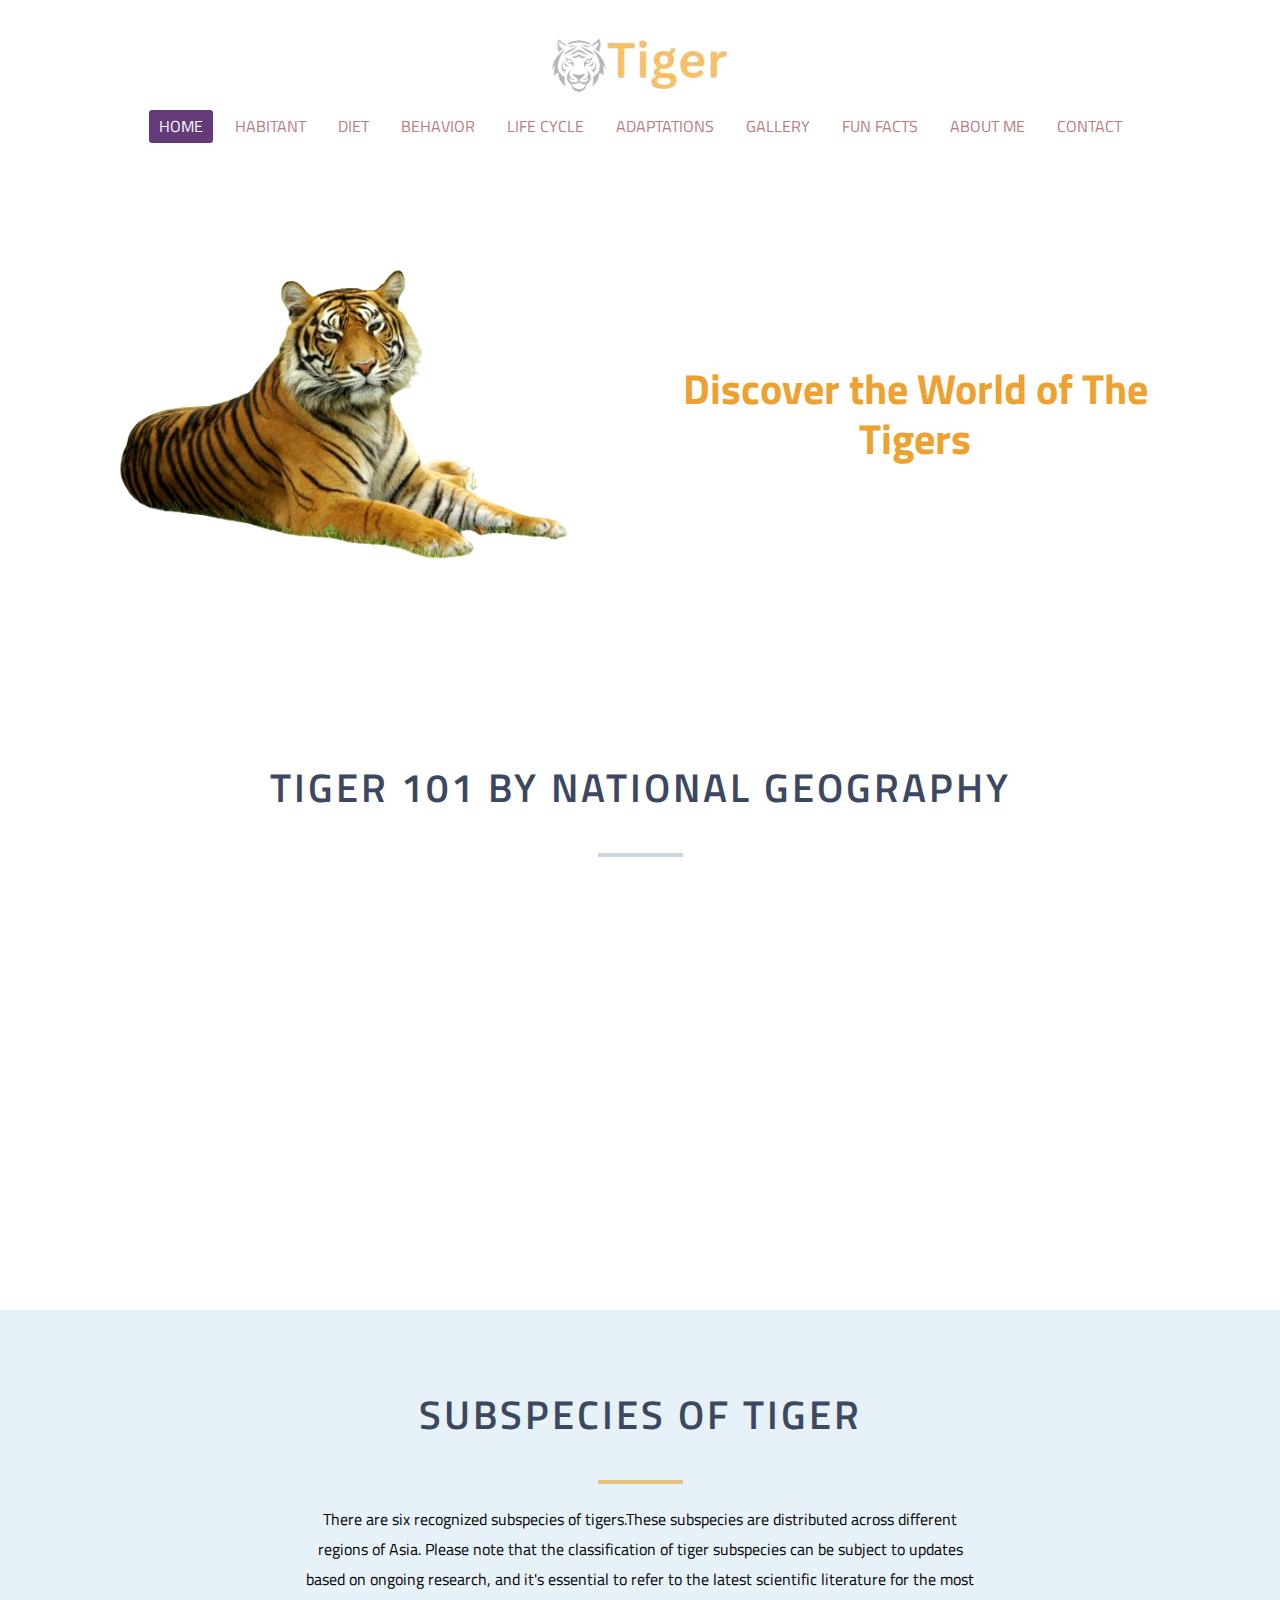
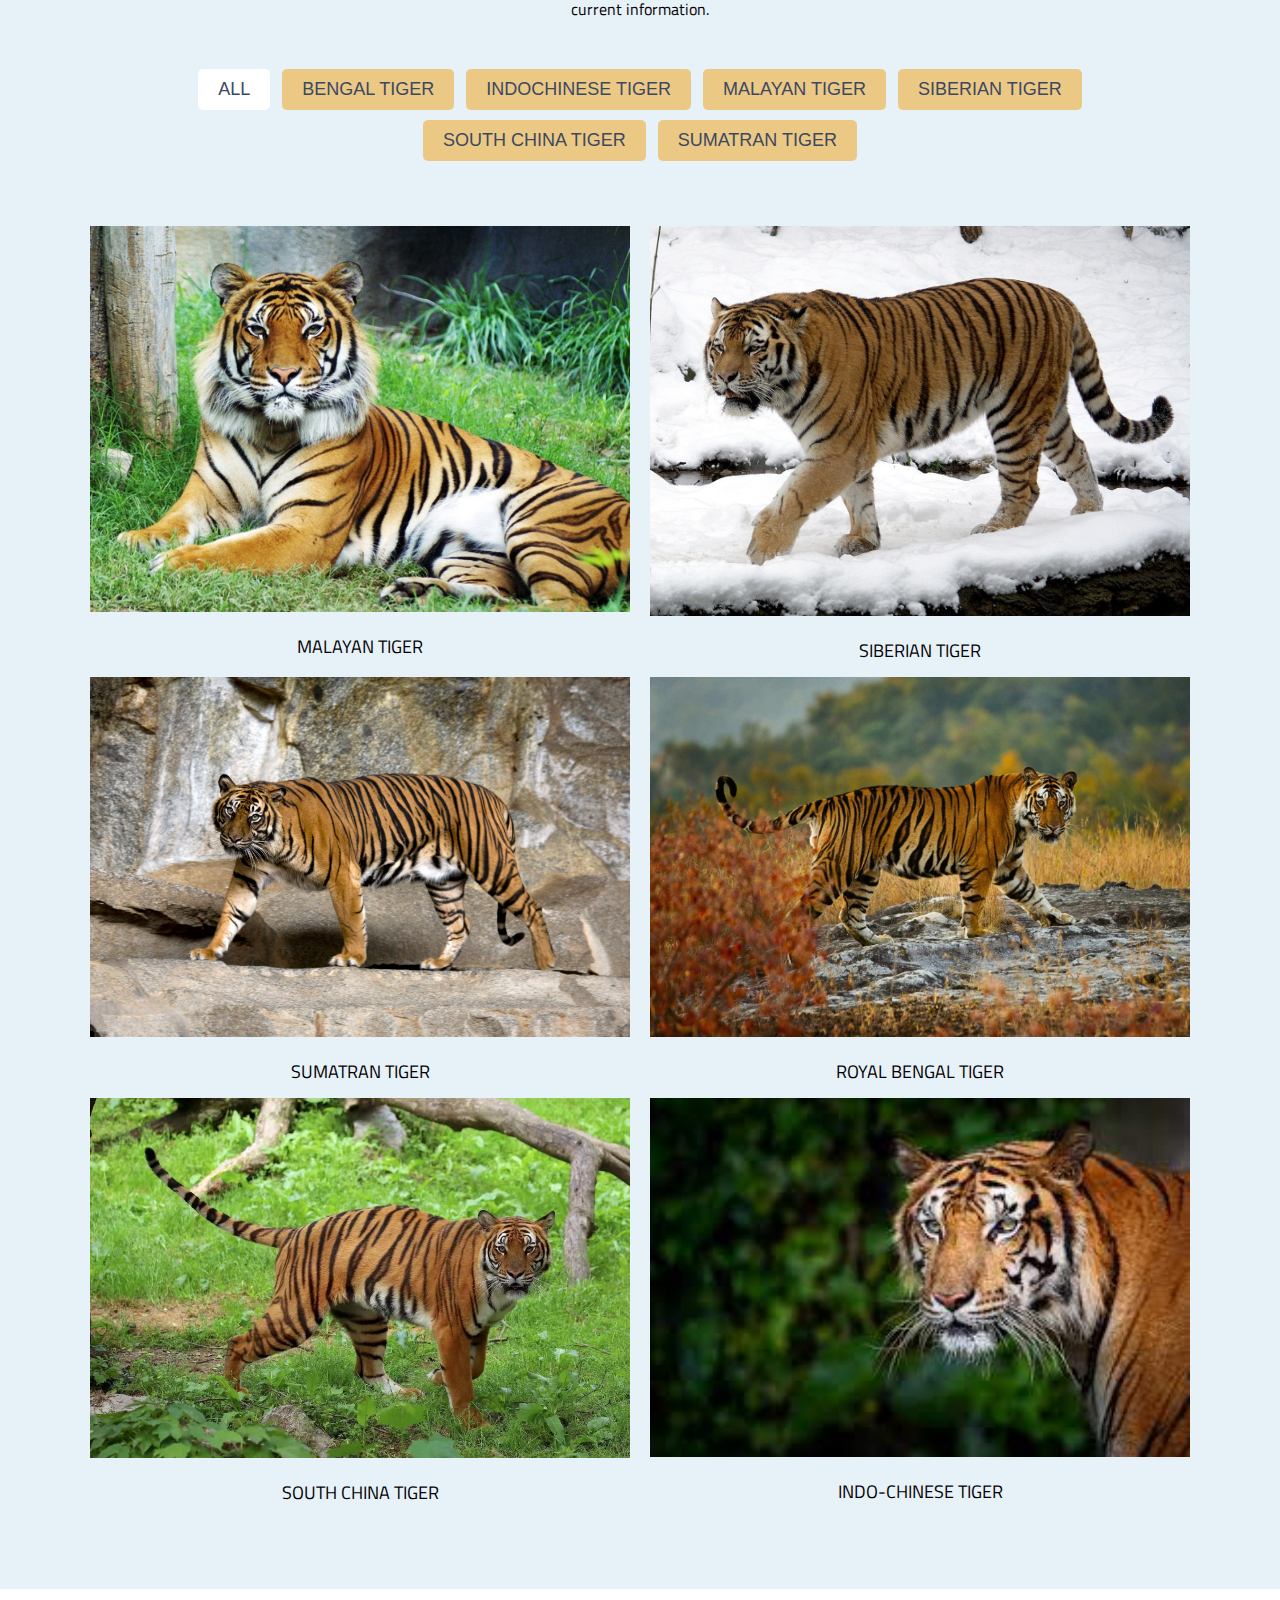
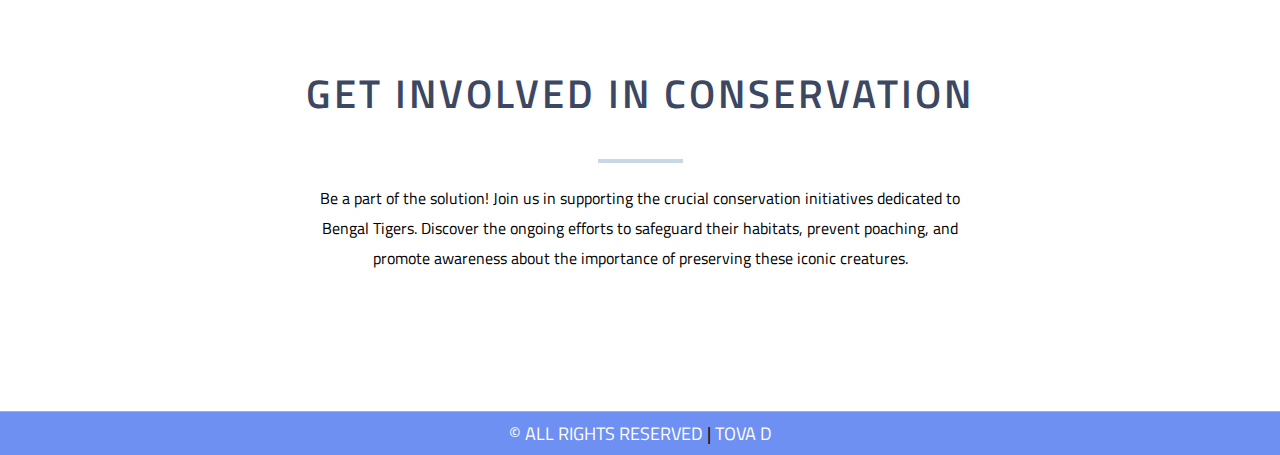
<file: index.html>
<!DOCTYPE html>
<html lang="en">

<head>
    <meta charset="UTF-8">
    <meta name="viewport" content="width=device-width, initial-scale=1.0">
    <meta http-equiv="X-UA-Compatible" content="IE=edge">
    <title>Tiger - an untold story !</title>
    <meta name="description" content="Explore the world of tigers with fascinating facts about their behavior, habitat, and more.">
    <meta name="keywords" content="tigers, big cats, wildlife, conservation, tiger facts">
    <meta name="author" content="Tova D">

    <!-- Open Graph Meta Tags (for social media sharing) -->
    <meta property="og:title" content="Tiger Kingdom">
    <meta property="og:description" content="Discover the majestic world of tigers through captivating facts and information.">

    <!-- Twitter Meta Tags (for Twitter card) -->
    <meta name="twitter:title" content="Tiger Kingdom">
    <meta name="twitter:description" content="Explore the world of tigers with captivating facts and information.">
    <link rel="shortcut icon" href="./images/favicon.png" type="image/x-icon">
    <!-- GOOGLE FONTS -->
    <link href="https://fonts.googleapis.com/css?family=Titillium+Web:300,400,600,700" rel="stylesheet">
    <!-- FONT AWESOME -->
    <link rel="stylesheet" href="https://use.fontawesome.com/releases/v5.8.1/css/all.css" integrity="sha384-50oBUHEmvpQ+1lW4y57PTFmhCaXp0ML5d60M1M7uH2+nqUivzIebhndOJK28anvf" crossorigin="anonymous">
    <link rel="stylesheet" href="./css/grid.css">
    <link rel="stylesheet" href="./css/animated-circle.css">
    <link rel="stylesheet" href="./css/style.css">
    <link rel="stylesheet" href="./css/responsive.css">
</head>

<body>

    <!--header section start-->
    <header id="home">
        <nav>
            <div class="row">
                <a class="logo" href="index.html"><img src="./images/logo.png" alt="Butterfly"></a>
                <ul class="main-nav">
                    <li class="">
                        <a href="index.html">Home</a>
                    </li>
                    <li class="nav-item">
                        <a href="habitant.html">Habitant</a>
                    </li>
                    <li class="nav-item">
                        <a href="diet.html">Diet</a>
                    </li>
                    <li class="nav-item">
                        <a href="behavior.html">Behavior</a>
                    </li>
                    <li class="nav-item">
                        <a href="life-cycle.html">Life cycle</a>
                    </li>
                    <li class="nav-item">
                        <a href="adaptation.html">Adaptations</a>
                    </li>
                    <li class="nav-item">
                        <a href="gallery.html">Gallery</a>
                    </li>
                    <li class="nav-item">
                        <a href="fun-fact.html">Fun Facts</a>
                    </li>
                    <li class="nav-item">
                        <a href="about-me.html">About Me</a>
                    </li>
                    <li class="nav-item">
                        <a href="contact.html">Contact</a>
                    </li>
                </ul>
                <div class="mobile-menu">
                    <span onclick="openNav()">&#9776;</span>
                    <div class="overlay" id="myNav">
                        <a href="javascript:void(0)" onclick="closeNav()" class="close-btn">&times</a>
                        <div class="overlay-content">
                            <a onclick="closeNav()" href="index.html">Home</a>
                            <a onclick="closeNav()" href="habitant.html">Habitant</a>
                            <a onclick="closeNav()" href="diet.html">Diet</a>
                            <a onclick="closeNav()" href="behavior.html">Behavior</a>
                            <a onclick="closeNav()" href="life-cycle.html">Life cycle</a>
                            <a onclick="closeNav()" href="adaptation.html">Adaptations</a>
                            <a onclick="closeNav()" href="gallery.html">Gallery</a>
                            <a onclick="closeNav()" href="fun-fact.html">Fun Facts</a>
                            <a onclick="closeNav()" href="about-me.html">About Me</a>
                            <a onclick="closeNav()" href="contact.html">Contact</a>
                        </div>
                    </div>

                </div>
            </div>
        </nav>
        <div class="hero-section row">
            <div class="hero-img">
                <img src="./images/hero-img.png" alt="">
            </div>
            <div class="hero-text">
                <h1><span>Discover the World of The Tigers</span></h1>
            </div>
        </div>

    </header>
    <!--header section end-->

    <section class="team-section " id="team">
        <div class="row">
            <h2>Tiger 101 by National Geography</h2>
        </div>
        <div class="row">
            <div class="youtube-link">
                <iframe width="80%" height="350" src="https://www.youtube.com/embed/FK3dav4bA4s?si=CXaupHMZkVOFZ2Bp" title="YouTube video player" frameborder="0" allow="accelerometer; autoplay; clipboard-write; encrypted-media; gyroscope; picture-in-picture; web-share"
                    allowfullscreen></iframe>
            </div>
        </div>
    </section>


    <section class="portfolio-section" id="portfolio">
        <div class="row">
            <h2>Subspecies of Tiger</h2>
            <p class="little-description">There are six recognized subspecies of tigers.These subspecies are distributed across different regions of Asia. Please note that the classification of tiger subspecies can be subject to updates based on ongoing research, and it's essential
                to refer to the latest scientific literature for the most current information.
            </p>
        </div>
        <div class="row">
            <div class="portfolio-menu ">
                <button type="button" data-filter="all">all</button>
                <button type="button" data-filter=".btiger">bengal tiger</button>
                <button type="button" data-filter=".itiger">Indochinese Tiger</button>
                <button type="button" data-filter=".mtiger">Malayan Tiger</button>
                <button type="button" data-filter=".stiger">Siberian Tiger</button>
                <button type="button" data-filter=".ctiger">South China Tiger</button>
                <button type="button" data-filter=".sttiger">Sumatran Tiger</button>
            </div>
        </div>
        <div class="row s-container container">
            <div class="s-item box mix mtiger">
                <img src="./images/mtiger.jpg" class="portfolio-image" alt="">
                <h4>Malayan Tiger</h4>
            </div>
            <div class="s-item box mix stiger">
                <img src="./images/stiger.jpg" class="portfolio-image" alt="">
                <h4>Siberian Tiger</h4>
            </div>
            <div class="s-item box mix sttiger">
                <img src="./images/sttiger.jpg" class="portfolio-image" alt="">
                <h4>Sumatran Tiger</h4>
            </div>
            <div class="s-item box mix btiger">
                <img src="./images/btiger.jpg" class="portfolio-image" alt="">
                <h4>Royal Bengal Tiger</h4>
            </div>
            <div class="s-item box mix ctiger">
                <img src="./images/ctiger.jpg" class="portfolio-image" alt="">
                <h4>South china tiger</h4>
            </div>
            <div class="s-item box mix itiger">
                <img src="./images/itiger.jpg" class="portfolio-image" alt="">
                <h4>Indo-Chinese Tiger</h4>
            </div>



        </div>

    </section>
    <section class="team-section " id="team">
        <div class="row">
            <h2>Get Involved in Conservation</h2>
            <p class="little-description">Be a part of the solution! Join us in supporting the crucial conservation initiatives dedicated to Bengal Tigers. Discover the ongoing efforts to safeguard their habitats, prevent poaching, and promote awareness about the importance of preserving
                these iconic creatures.
            </p>
        </div>
        <div class="row">
            <div class="social-link">
                <ul>
                    <li><a href=""><i class="fab fa-facebook-f"></i></a></li>
                    <li><a href=""><i class="fab fa-twitter"></i></a></li>
                    <li><a href=""><i class="fab fa-linkedin-in"></i></a></li>
                    <li><a href=""><i class="far fa-envelope"></i></a></li>
                </ul>
            </div>
        </div>
    </section>


    <!--footer section start-->
    <footer class="footer-section">
        <div class="row">
            <h4 style="color: white;">&copy All Rights Reserved <span style="color: black;">|</span> Tova D</h4>
        </div>
    </footer>

    <!--footer section end-->


    <!-- JS SCRIPTS -->
    <script src="https://ajax.googleapis.com/ajax/libs/jquery/3.5.1/jquery.min.js"></script>
    <script src="./scripts/jquery.waypoints.min.js"></script>
    <script src="./scripts/animated-circle.js"></script>
    <script src="./scripts/mixitup.min.js"></script>
    <script src="./scripts/main.js"></script>


</body>

</html>
</file>
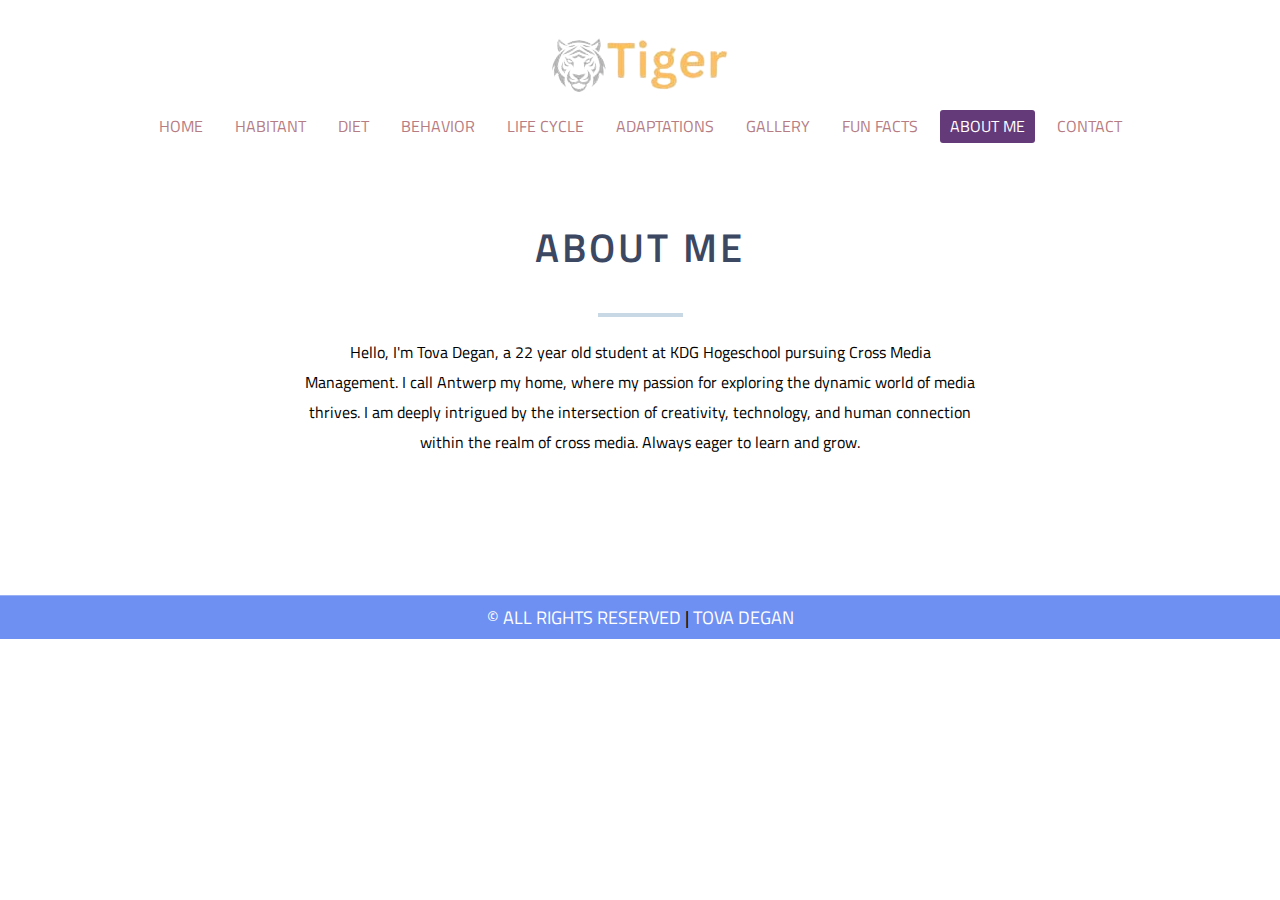
<file: about-me.html>
<!DOCTYPE html>
<html lang="en">

<head>
    <meta charset="UTF-8">
    <meta name="viewport" content="width=device-width, initial-scale=1.0">
    <meta http-equiv="X-UA-Compatible" content="IE=edge">
    <title>Tiger - an untold story !</title>
    <meta name="description" content="Explore the world of tigers with fascinating facts about their behavior, habitat, and more.">
    <meta name="keywords" content="tigers, big cats, wildlife, conservation, tiger facts">
    <meta name="author" content="Tova Degan">

    <!-- Open Graph Meta Tags (for social media sharing) -->
    <meta property="og:title" content="Tiger Kingdom">
    <meta property="og:description" content="Discover the majestic world of tigers through captivating facts and information.">

    <!-- Twitter Meta Tags (for Twitter card) -->
    <meta name="twitter:title" content="Tiger Kingdom">
    <meta name="twitter:description" content="Explore the world of tigers with captivating facts and information.">
    <link rel="shortcut icon" href="./images/favicon.png" type="image/x-icon">
    <!-- GOOGLE FONTS -->
    <link href="https://fonts.googleapis.com/css?family=Titillium+Web:300,400,600,700" rel="stylesheet">
    <!-- FONT AWESOME -->
    <link rel="stylesheet" href="https://use.fontawesome.com/releases/v5.8.1/css/all.css" integrity="sha384-50oBUHEmvpQ+1lW4y57PTFmhCaXp0ML5d60M1M7uH2+nqUivzIebhndOJK28anvf" crossorigin="anonymous">
    <link rel="stylesheet" href="./css/grid.css">
    <link rel="stylesheet" href="./css/animated-circle.css">
    <link rel="stylesheet" href="./css/style.css">
    <link rel="stylesheet" href="./css/responsive.css">
</head>

<body>

    <!--header section start-->
    <header id="home">
        <nav>
            <div class="row">
                <a class="logo" href="index.html"><img src="./images/logo.png" alt="Butterfly"></a>
                <ul class="main-nav">
                    <li class="">
                        <a href="index.html">Home</a>
                    </li>
                    <li class="nav-item">
                        <a href="habitant.html">Habitant</a>
                    </li>
                    <li class="nav-item">
                        <a href="diet.html">Diet</a>
                    </li>
                    <li class="nav-item">
                        <a href="behavior.html">Behavior</a>
                    </li>
                    <li class="nav-item">
                        <a href="life-cycle.html">Life cycle</a>
                    </li>
                    <li class="nav-item">
                        <a href="adaptation.html">Adaptations</a>
                    </li>
                    <li class="nav-item">
                        <a href="gallery.html">Gallery</a>
                    </li>
                    <li class="nav-item">
                        <a href="fun-fact.html">Fun Facts</a>
                    </li>
                    <li class="nav-item">
                        <a href="about-me.html">About Me</a>
                    </li>
                    <li class="nav-item">
                        <a href="contact.html">Contact</a>
                    </li>
                </ul>
                <div class="mobile-menu">
                    <span onclick="openNav()">&#9776;</span>
                    <div class="overlay" id="myNav">
                        <a href="javascript:void(0)" onclick="closeNav()" class="close-btn">&times</a>
                        <div class="overlay-content">
                            <a onclick="closeNav()" href="index.html">Home</a>
                            <a onclick="closeNav()" href="habitant.html">Habitant</a>
                            <a onclick="closeNav()" href="diet.html">Diet</a>
                            <a onclick="closeNav()" href="behavior.html">Behavior</a>
                            <a onclick="closeNav()" href="life-cycle.html">Life cycle</a>
                            <a onclick="closeNav()" href="adaptation.html">Adaptations</a>
                            <a onclick="closeNav()" href="gallery.html">Gallery</a>
                            <a onclick="closeNav()" href="fun-fact.html">Fun Facts</a>
                            <a onclick="closeNav()" href="about-me.html">About Me</a>
                            <a onclick="closeNav()" href="contact.html">Contact</a>
                        </div>
                    </div>

                </div>
            </div>
        </nav>

    </header>
    <!--header section end-->

    <div class="whole">
        <section class="team-section " id="team">
            <div class="row">
                <h2>About me</h2>
                <p class="little-description"> Hello, I'm Tova Degan, a 22 year old student at KDG Hogeschool pursuing Cross Media Management. I call Antwerp my home, where my passion for exploring the dynamic world of media thrives. I am deeply intrigued by the intersection of creativity, technology, and human connection within the realm of cross media. Always eager to learn and grow.
                 
                </p>
            </div>
            <div class="row">
                <div class="social-link">
                    <ul>
                        <li><a href=""><i class="fab fa-facebook-f"></i></a></li>
                        <li><a href=""><i class="fab fa-twitter"></i></a></li>
                        <li><a href=""><i class="fab fa-linkedin-in"></i></a></li>
                        <li><a href=""><i class="far fa-envelope"></i></a></li>
                    </ul>
                </div>
            </div>
        </section>



        <!--footer section start-->
        <footer class="footer-section">
            <div class="row">
                <h4 style="color: white;">&copy All Rights Reserved <span style="color: black;">|</span> Tova Degan</h4>
            </div>
        </footer>
        <!--footer section end-->

    </div>

    <!-- JS SCRIPTS -->
    <script src="https://ajax.googleapis.com/ajax/libs/jquery/3.5.1/jquery.min.js"></script>
    <script src="./scripts/jquery.waypoints.min.js"></script>
    <script src="./scripts/animated-circle.js"></script>
    <script src="./scripts/mixitup.min.js"></script>
    <script src="./scripts/main.js"></script>


</body>

</html>
</file>
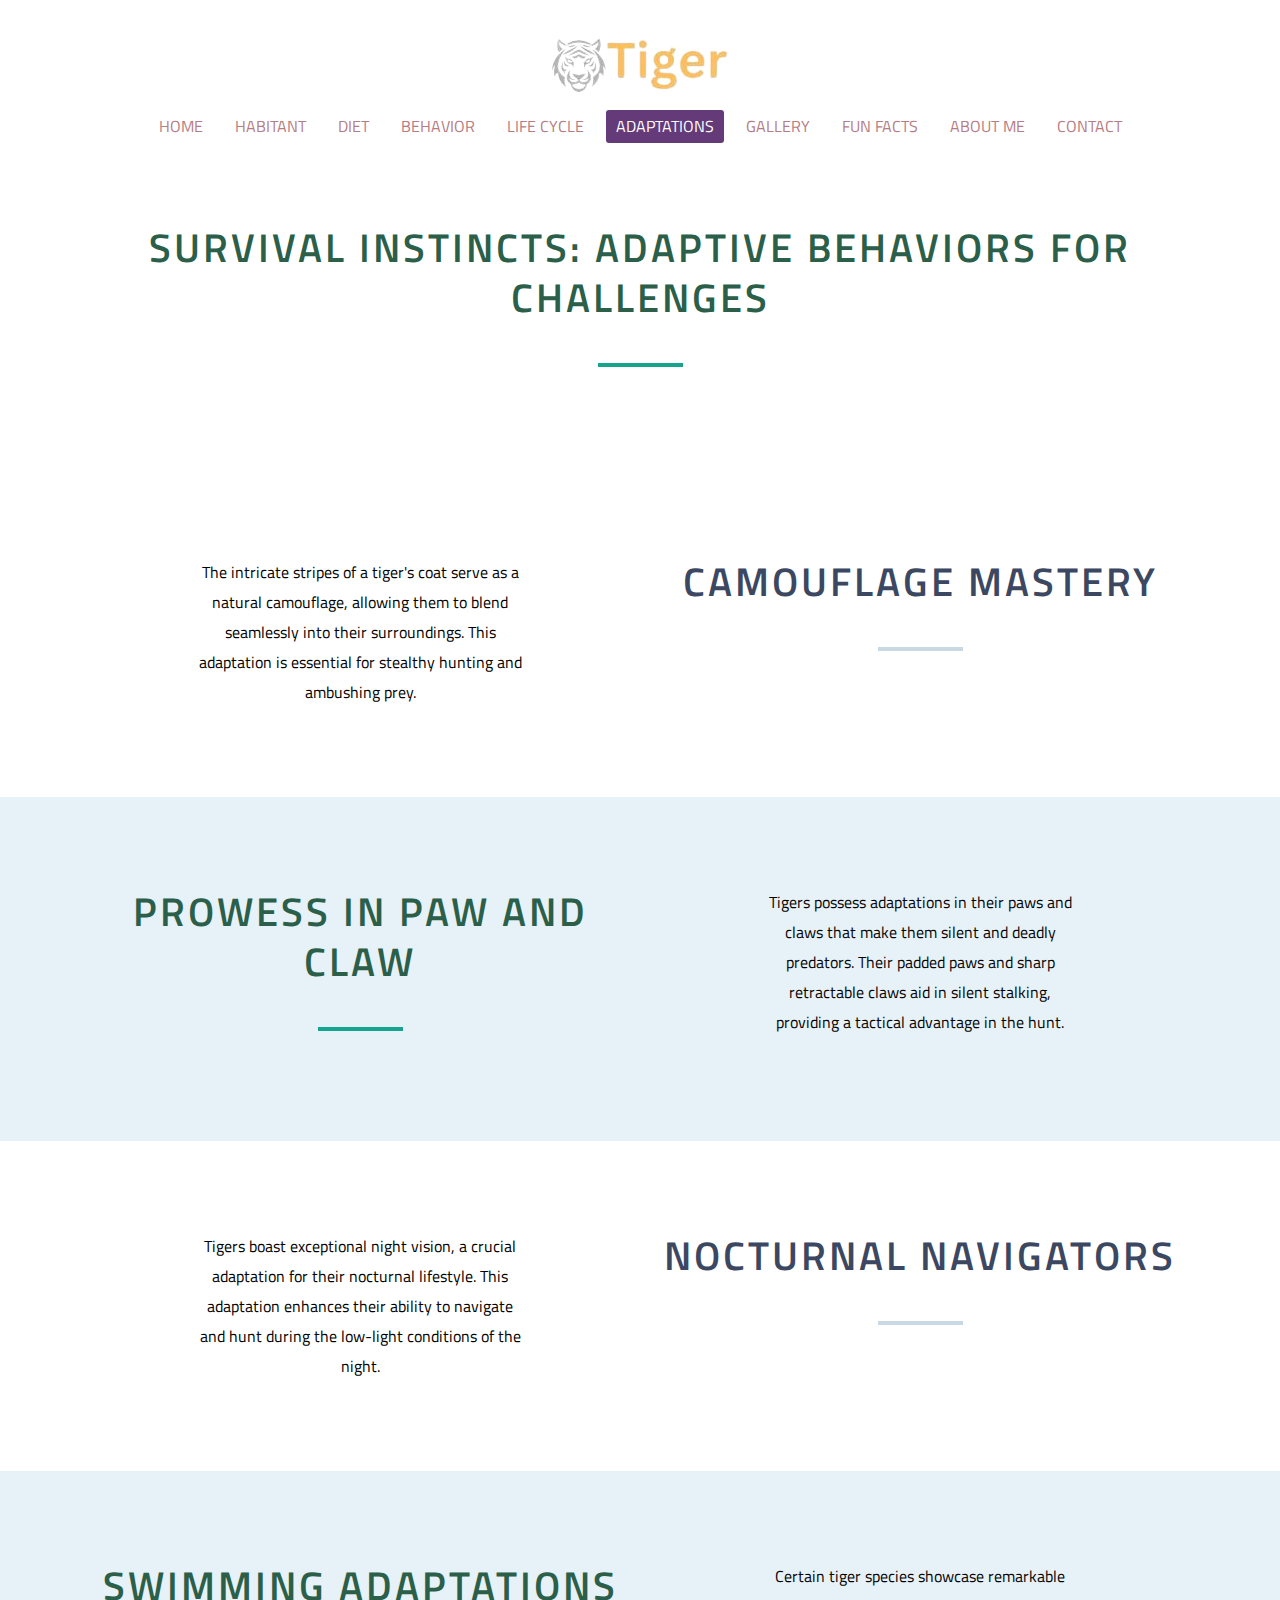
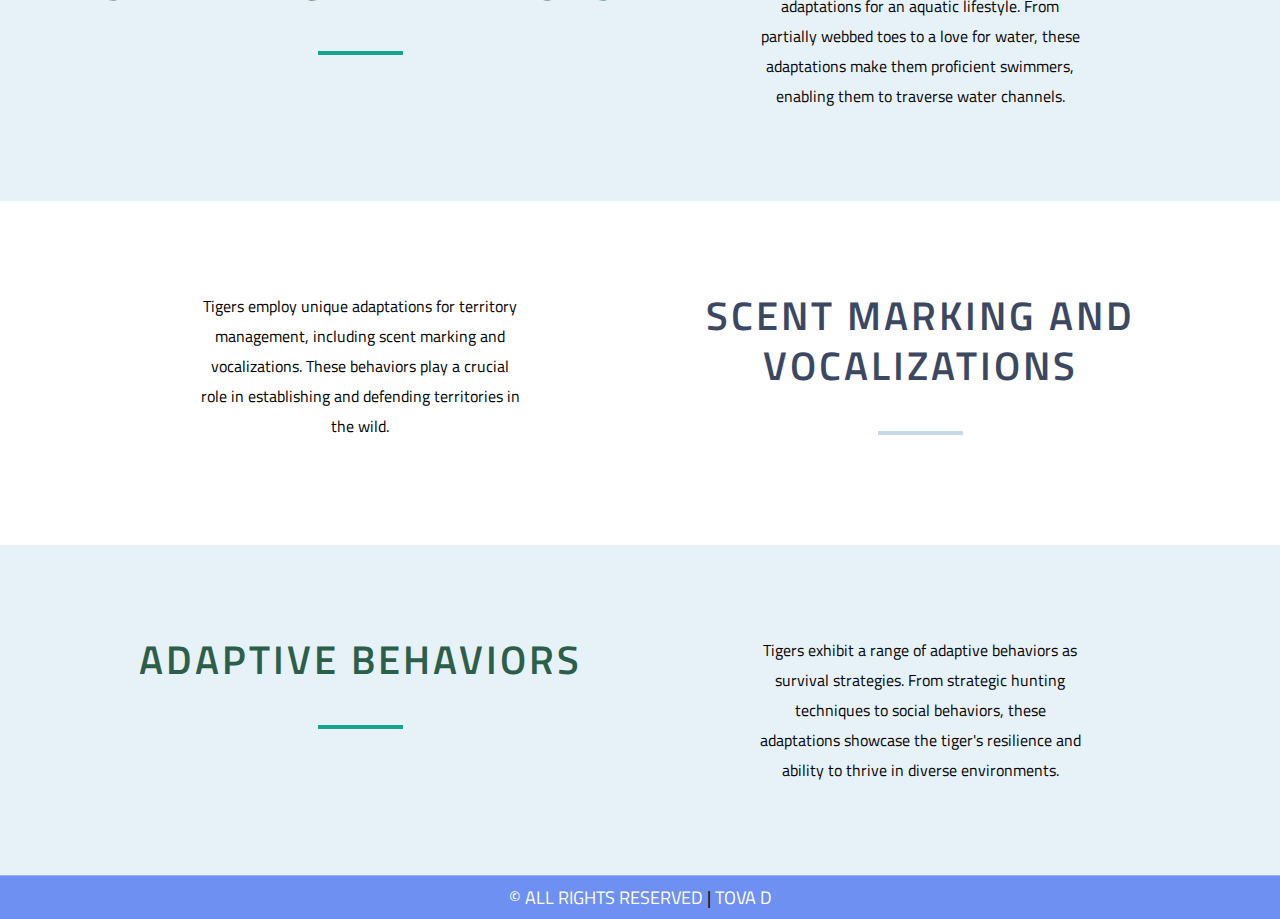
<file: adaptation.html>
<!DOCTYPE html>
<html lang="en">

<head>
    <meta charset="UTF-8">
    <meta name="viewport" content="width=device-width, initial-scale=1.0">
    <meta http-equiv="X-UA-Compatible" content="IE=edge">
    <title>Tiger - an untold story !</title>
    <meta name="description" content="Explore the world of tigers with fascinating facts about their behavior, habitat, and more.">
    <meta name="keywords" content="tigers, big cats, wildlife, conservation, tiger facts">
    <meta name="author" content="Tova D">

    <!-- Open Graph Meta Tags (for social media sharing) -->
    <meta property="og:title" content="Tiger Kingdom">
    <meta property="og:description" content="Discover the majestic world of tigers through captivating facts and information.">

    <!-- Twitter Meta Tags (for Twitter card) -->
    <meta name="twitter:title" content="Tiger Kingdom">
    <meta name="twitter:description" content="Explore the world of tigers with captivating facts and information.">
    <link rel="shortcut icon" href="./images/favicon.png" type="image/x-icon">
    <!-- GOOGLE FONTS -->
    <link href="https://fonts.googleapis.com/css?family=Titillium+Web:300,400,600,700" rel="stylesheet">
    <!-- FONT AWESOME -->
    <link rel="stylesheet" href="https://use.fontawesome.com/releases/v5.8.1/css/all.css" integrity="sha384-50oBUHEmvpQ+1lW4y57PTFmhCaXp0ML5d60M1M7uH2+nqUivzIebhndOJK28anvf" crossorigin="anonymous">
    <link rel="stylesheet" href="./css/grid.css">
    <link rel="stylesheet" href="./css/animated-circle.css">
    <link rel="stylesheet" href="./css/style.css">
    <link rel="stylesheet" href="./css/responsive.css">
</head>

<body>

    <!--header section start-->
    <header id="home">
        <nav>
            <div class="row">
                <a class="logo" href="index.html"><img src="./images/logo.png" alt="Butterfly"></a>
                <ul class="main-nav">
                    <li class="">
                        <a href="index.html">Home</a>
                    </li>
                    <li class="nav-item">
                        <a href="habitant.html">Habitant</a>
                    </li>
                    <li class="nav-item">
                        <a href="diet.html">Diet</a>
                    </li>
                    <li class="nav-item">
                        <a href="behavior.html">Behavior</a>
                    </li>
                    <li class="nav-item">
                        <a href="life-cycle.html">Life cycle</a>
                    </li>
                    <li class="nav-item">
                        <a href="adaptation.html">Adaptations</a>
                    </li>
                    <li class="nav-item">
                        <a href="gallery.html">Gallery</a>
                    </li>
                    <li class="nav-item">
                        <a href="fun-fact.html">Fun Facts</a>
                    </li>
                    <li class="nav-item">
                        <a href="about-me.html">About Me</a>
                    </li>
                    <li class="nav-item">
                        <a href="contact.html">Contact</a>
                    </li>
                </ul>
                <div class="mobile-menu">
                    <span onclick="openNav()">&#9776;</span>
                    <div class="overlay" id="myNav">
                        <a href="javascript:void(0)" onclick="closeNav()" class="close-btn">&times</a>
                        <div class="overlay-content">
                            <a onclick="closeNav()" href="index.html">Home</a>
                            <a onclick="closeNav()" href="habitant.html">Habitant</a>
                            <a onclick="closeNav()" href="diet.html">Diet</a>
                            <a onclick="closeNav()" href="behavior.html">Behavior</a>
                            <a onclick="closeNav()" href="life-cycle.html">Life cycle</a>
                            <a onclick="closeNav()" href="adaptation.html">Adaptations</a>
                            <a onclick="closeNav()" href="gallery.html">Gallery</a>
                            <a onclick="closeNav()" href="fun-fact.html">Fun Facts</a>
                            <a onclick="closeNav()" href="about-me.html">About Me</a>
                            <a onclick="closeNav()" href="contact.html">Contact</a>
                        </div>
                    </div>

                </div>
            </div>
        </nav>

    </header>
    <!--header section end-->

    <section id="service " class="services-section js-sticky-menu">
        <h2>Survival Instincts: Adaptive Behaviors for Challenges</h2>

    </section>

    <section class="team-section " id="team">
        <div class="row  s-container">
            <div class="h-item">
                <p class="little-description">The intricate stripes of a tiger's coat serve as a natural camouflage, allowing them to blend seamlessly into their surroundings. This adaptation is essential for stealthy hunting and ambushing prey.
                </p>
            </div>
            <div class="h-item">
                <h2>Camouflage Mastery</h2>
            </div>


        </div>
    </section>


    <section id="service " class="services-section light-blue js-sticky-menu">
        <div class="row  s-container">
            <div class="h-item">
                <h2>Prowess in Paw and Claw</h2>
            </div>
            <div class="h-item">
                <p class="little-description ">Tigers possess adaptations in their paws and claws that make them silent and deadly predators. Their padded paws and sharp retractable claws aid in silent stalking, providing a tactical advantage in the hunt.
                </p>
            </div>
        </div>
    </section>

    <section class="team-section " id="team">
        <div class="row  s-container">
            <div class="h-item">

                <p class="little-description"> Tigers boast exceptional night vision, a crucial adaptation for their nocturnal lifestyle. This adaptation enhances their ability to navigate and hunt during the low-light conditions of the night.
                </p>
            </div>
            <div class="h-item">
                <h2> Nocturnal Navigators</h2>
            </div>


        </div>
    </section>


    <section id="service " class="services-section light-blue js-sticky-menu">
        <div class="row  s-container">
            <div class="h-item">
                <h2>Swimming Adaptations</h2>
            </div>
            <div class="h-item">
                <p class="little-description ">Certain tiger species showcase remarkable adaptations for an aquatic lifestyle. From partially webbed toes to a love for water, these adaptations make them proficient swimmers, enabling them to traverse water channels.
                </p>
            </div>
        </div>
    </section>

    <section class="team-section " id="team">
        <div class="row  s-container">
            <div class="h-item">

                <p class="little-description">Tigers employ unique adaptations for territory management, including scent marking and vocalizations. These behaviors play a crucial role in establishing and defending territories in the wild.
                </p>
            </div>
            <div class="h-item">
                <h2>Scent Marking and Vocalizations</h2>
            </div>


        </div>
    </section>


    <section id="service " class="services-section light-blue js-sticky-menu">
        <div class="row  s-container">
            <div class="h-item">
                <h2>Adaptive Behaviors</h2>
            </div>
            <div class="h-item">
                <p class="little-description ">Tigers exhibit a range of adaptive behaviors as survival strategies. From strategic hunting techniques to social behaviors, these adaptations showcase the tiger's resilience and ability to thrive in diverse environments.
                </p>
            </div>
        </div>
    </section>
    <!--footer section start-->
    <footer class="footer-section">
        <div class="row">
            <h4 style="color: white;">&copy All Rights Reserved <span style="color: black;">|</span> Tova D</h4>
        </div>
    </footer>
    <!--footer section end-->


    <!-- JS SCRIPTS -->
    <script src="https://ajax.googleapis.com/ajax/libs/jquery/3.5.1/jquery.min.js"></script>
    <script src="./scripts/jquery.waypoints.min.js"></script>
    <script src="./scripts/animated-circle.js"></script>
    <script src="./scripts/mixitup.min.js"></script>
    <script src="./scripts/main.js"></script>


</body>

</html>
</file>
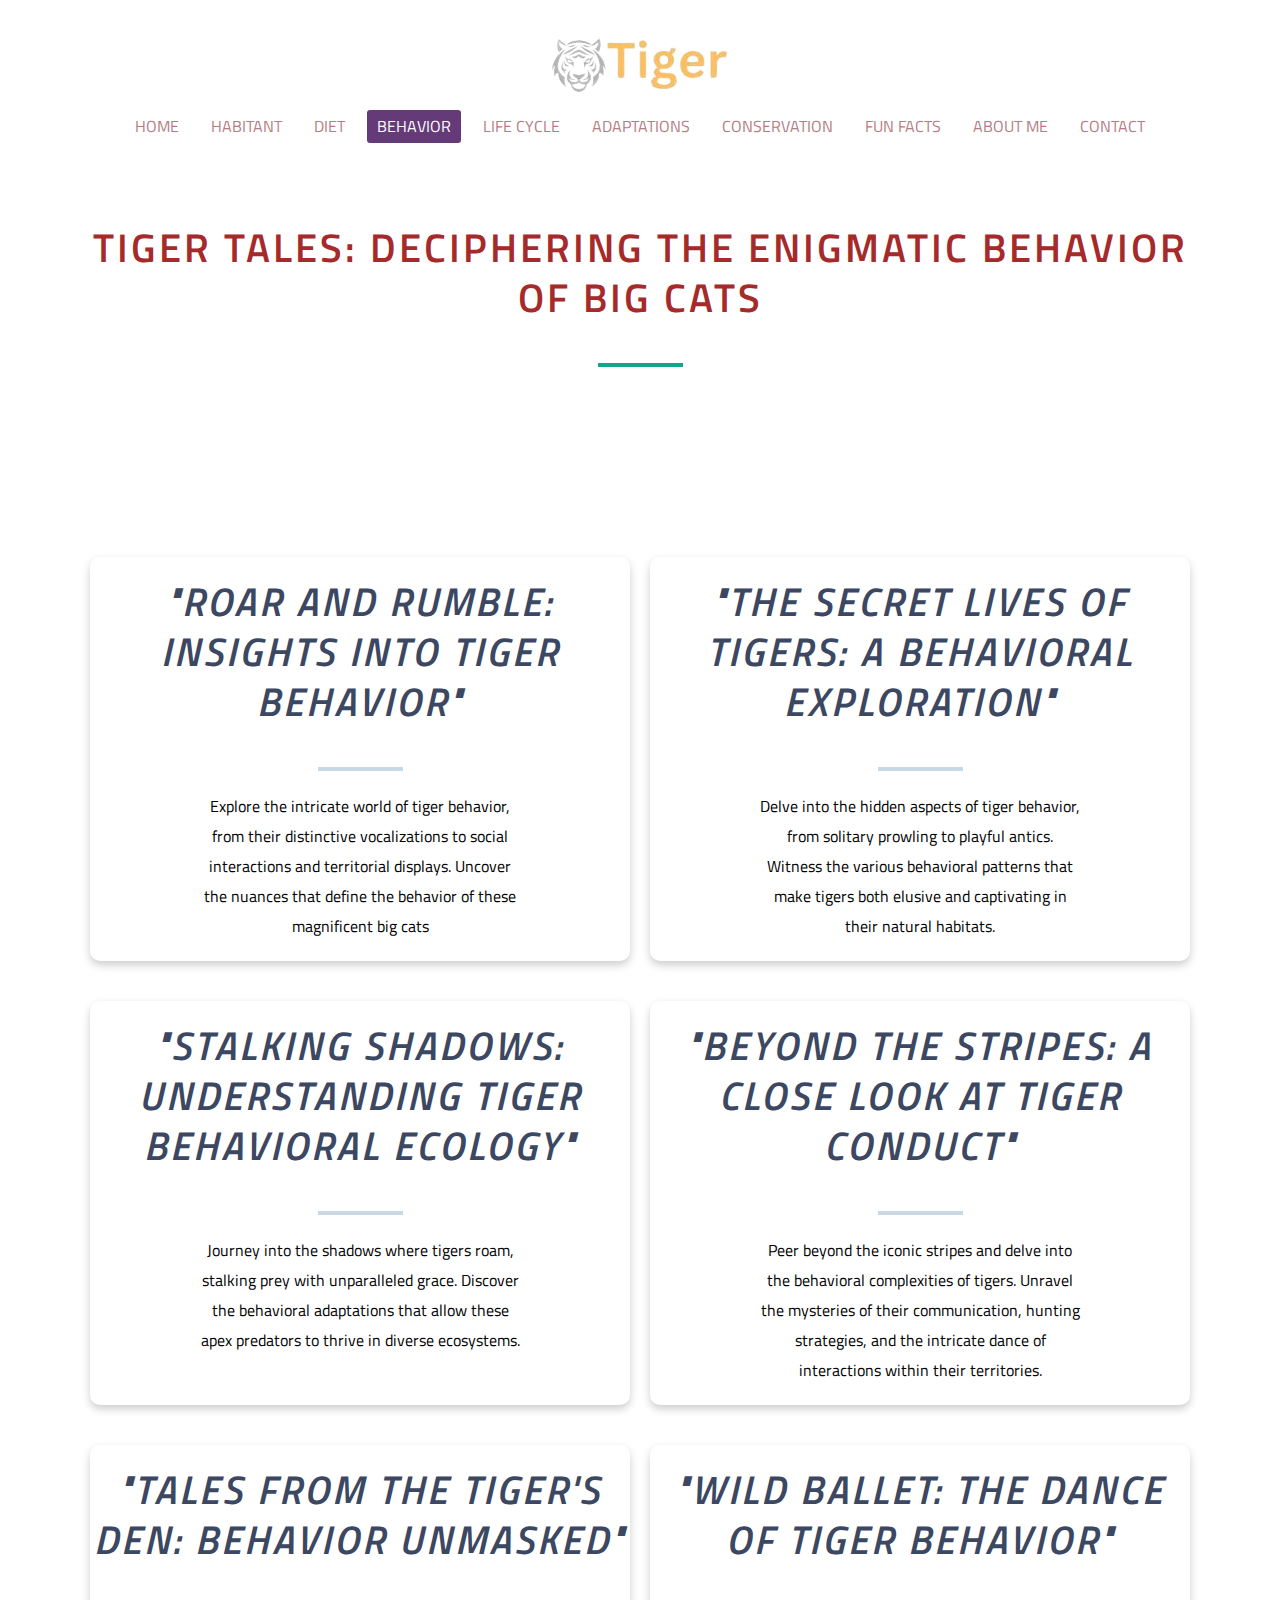
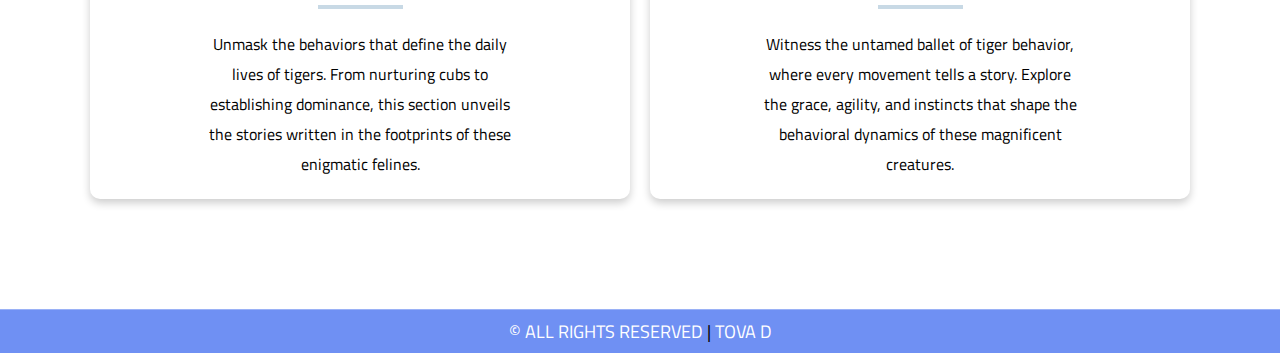
<file: behavior.html>
<!DOCTYPE html>
<html lang="en">

<head>
    <meta charset="UTF-8">
    <meta name="viewport" content="width=device-width, initial-scale=1.0">
    <meta http-equiv="X-UA-Compatible" content="IE=edge">
    <title>Cuda - An awesome single page portfolio html template</title>
    <link rel="shortcut icon" href="./images/favicon.png" type="image/x-icon">
    <!-- GOOGLE FONTS -->
    <link href="https://fonts.googleapis.com/css?family=Titillium+Web:300,400,600,700" rel="stylesheet">
    <!-- FONT AWESOME -->
    <link rel="stylesheet" href="https://use.fontawesome.com/releases/v5.8.1/css/all.css" integrity="sha384-50oBUHEmvpQ+1lW4y57PTFmhCaXp0ML5d60M1M7uH2+nqUivzIebhndOJK28anvf" crossorigin="anonymous">
    <link rel="stylesheet" href="./css/grid.css">
    <link rel="stylesheet" href="./css/animated-circle.css">
    <link rel="stylesheet" href="./css/style.css">
    <link rel="stylesheet" href="./css/responsive.css">
</head>

<body>

    <!--header section start-->
    <header id="home">
        <nav>
            <div class="row">
                <a class="logo" href="index.html"><img src="./images/logo.png" alt="Butterfly"></a>
                <ul class="main-nav">
                    <li class="">
                        <a href="index.html">Home</a>
                    </li>
                    <li class="nav-item">
                        <a href="habitant.html">Habitant</a>
                    </li>
                    <li class="nav-item">
                        <a href="diet.html">Diet</a>
                    </li>
                    <li class="nav-item">
                        <a href="behavior.html">Behavior</a>
                    </li>
                    <li class="nav-item">
                        <a href="life-cycle.html">Life cycle</a>
                    </li>
                    <li class="nav-item">
                        <a href="adaptation.html">Adaptations</a>
                    </li>
                    <li class="nav-item">
                        <a href="conservation.html">Conservation</a>
                    </li>
                    <li class="nav-item">
                        <a href="fun-fact.html">Fun Facts</a>
                    </li>
                    <li class="nav-item">
                        <a href="about-me.html">About Me</a>
                    </li>
                    <li class="nav-item">
                        <a href="contact.html">Contact</a>
                    </li>
                </ul>
                <div class="mobile-menu">
                    <span onclick="openNav()">&#9776;</span>
                    <div class="overlay" id="myNav">
                        <a href="javascript:void(0)" onclick="closeNav()" class="close-btn">&times</a>
                        <div class="overlay-content">
                            <a onclick="closeNav()" href="index.html">Home</a>
                            <a onclick="closeNav()" href="habitant.html">Habitant</a>
                            <a onclick="closeNav()" href="diet.html">Diet</a>
                            <a onclick="closeNav()" href="behavior.html">Behavior</a>
                            <a onclick="closeNav()" href="life-cycle.html">Life cycle</a>
                            <a onclick="closeNav()" href="adaptation.html">Adaptations</a>
                            <a onclick="closeNav()" href="conservation.html">Conservation</a>
                            <a onclick="closeNav()" href="fun-fact.html">Fun Facts</a>
                            <a onclick="closeNav()" href="about-me.html">About Me</a>
                            <a onclick="closeNav()" href="contact.html">Contact</a>
                        </div>
                    </div>

                </div>
            </div>
        </nav>

    </header>
    <!--header section end-->

    <!--service section start-->
    <section id="service " class="services-section js-sticky-menu">
        <h2 style="color: brown;">Tiger Tales: Deciphering the Enigmatic Behavior of Big Cats</h2>

    </section>
    <!--service section end-->

    <!--team section start-->
    <section class="team-section " id="team">
        <div class="  s-container">
            <div class="b-item">
                <div class="inner">
                    <h2>"Roar and Rumble: Insights into Tiger Behavior"</h2>
                    <p class="little-description">Explore the intricate world of tiger behavior, from their distinctive vocalizations to social interactions and territorial displays. Uncover the nuances that define the behavior of these magnificent big cats
                    </p>
                </div>
            </div>
            <div class="b-item">
                <div class="inner">
                    <h2>"The Secret Lives of Tigers: A Behavioral Exploration"</h2>
                    <p class="little-description">Delve into the hidden aspects of tiger behavior, from solitary prowling to playful antics. Witness the various behavioral patterns that make tigers both elusive and captivating in their natural habitats.
                    </p>
                </div>
            </div>
            <div class="b-item">
                <div class="inner">
                    <h2>"Stalking Shadows: Understanding Tiger Behavioral Ecology"</h2>
                    <p class="little-description">Journey into the shadows where tigers roam, stalking prey with unparalleled grace. Discover the behavioral adaptations that allow these apex predators to thrive in diverse ecosystems.
                    </p>
                </div>

            </div>
            <div class="b-item">
                <div class="inner">
                    <h2>"Beyond the Stripes: A Close Look at Tiger Conduct"</h2>
                    <p class="little-description">Peer beyond the iconic stripes and delve into the behavioral complexities of tigers. Unravel the mysteries of their communication, hunting strategies, and the intricate dance of interactions within their territories.
                    </p>
                </div>

            </div>
            <div class="b-item">
                <div class="inner">
                    <h2>"Tales from the Tiger's Den: Behavior Unmasked"</h2>
                    <p class="little-description">Unmask the behaviors that define the daily lives of tigers. From nurturing cubs to establishing dominance, this section unveils the stories written in the footprints of these enigmatic felines.
                    </p>
                </div>

            </div>
            <div class="b-item">
                <div class="inner">
                    <h2>"Wild Ballet: The Dance of Tiger Behavior"</h2>
                    <p class="little-description">Witness the untamed ballet of tiger behavior, where every movement tells a story. Explore the grace, agility, and instincts that shape the behavioral dynamics of these magnificent creatures.
                    </p>
                </div>

            </div>


        </div>
    </section>
    <!--team section end-->
    <!--footer section start-->
    <footer class="footer-section">
        <div class="row">
            <h4 style="color: white;">&copy All Rights Reserved <span style="color: black;">|</span> Tova D</h4>
        </div>
    </footer>
    <!--footer section end-->

    <!-- JS SCRIPTS -->
    <script src="https://ajax.googleapis.com/ajax/libs/jquery/3.5.1/jquery.min.js"></script>
    <script src="./scripts/jquery.waypoints.min.js"></script>
    <script src="./scripts/animated-circle.js"></script>
    <script src="./scripts/mixitup.min.js"></script>
    <script src="./scripts/main.js"></script>


</body>

</html>
</file>
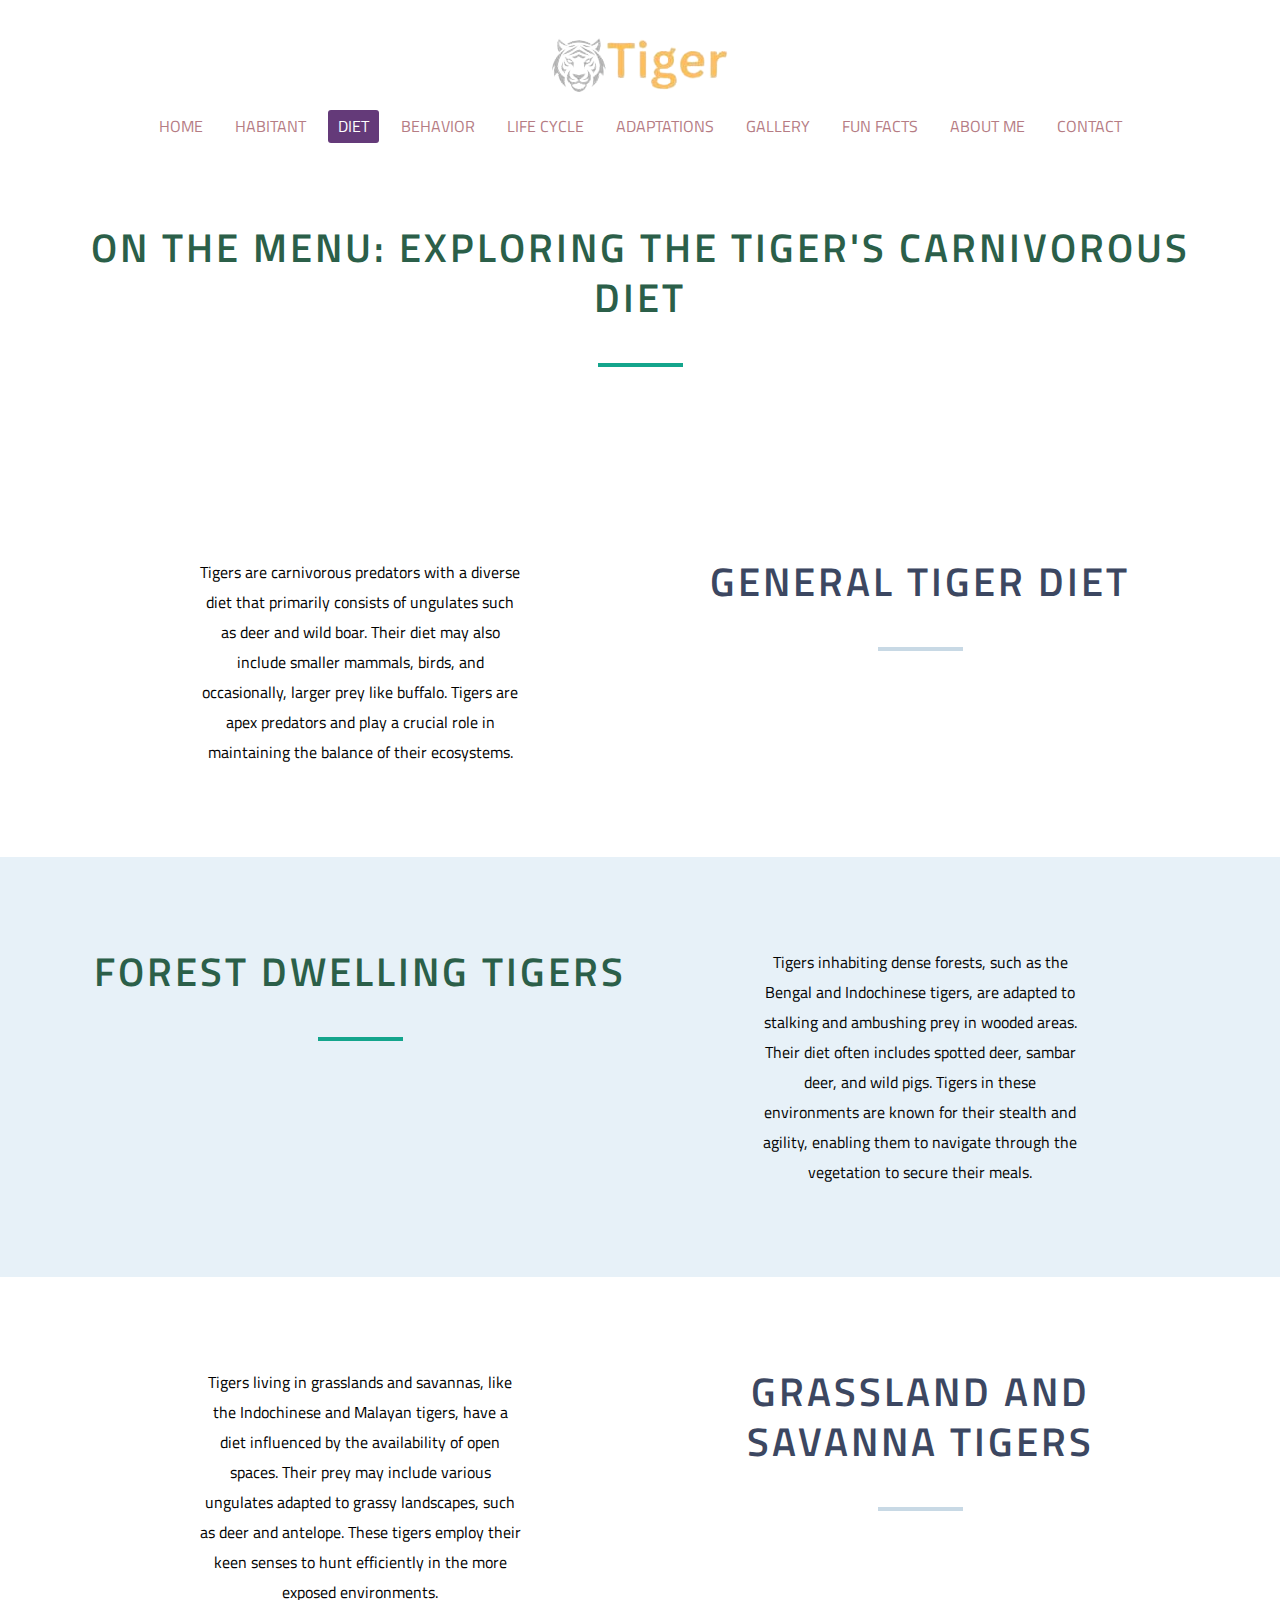
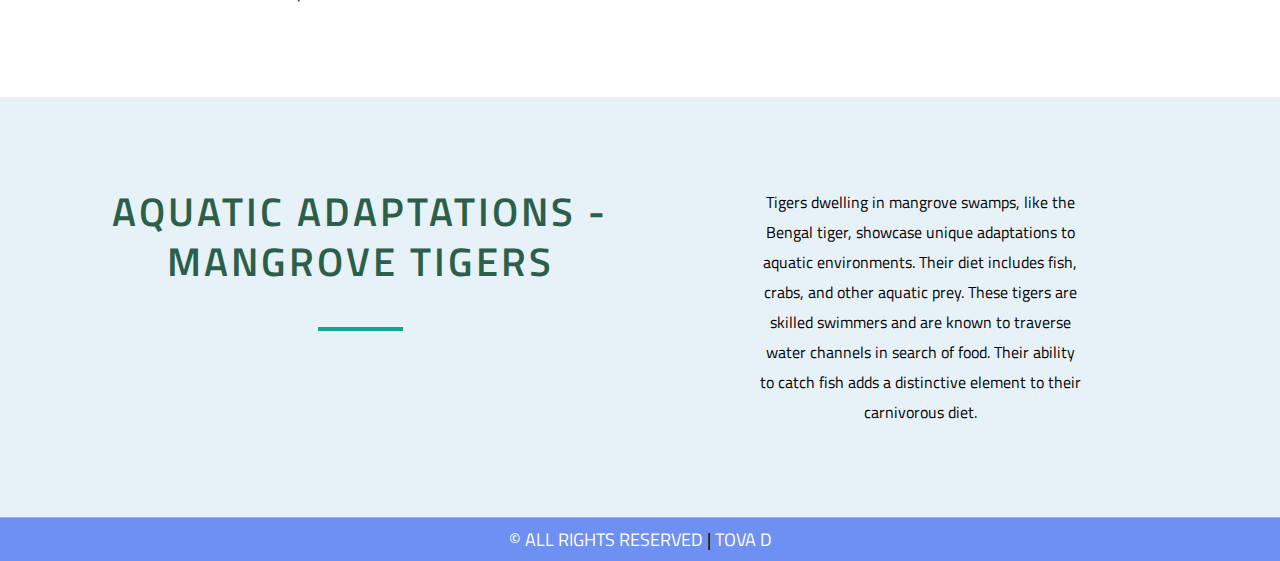
<file: diet.html>
<!DOCTYPE html>
<html lang="en">

<head>
    <meta charset="UTF-8">
    <meta name="viewport" content="width=device-width, initial-scale=1.0">
    <meta http-equiv="X-UA-Compatible" content="IE=edge">
    <title>Tiger - an untold story !</title>
    <meta name="description" content="Explore the world of tigers with fascinating facts about their behavior, habitat, and more.">
    <meta name="keywords" content="tigers, big cats, wildlife, conservation, tiger facts">
    <meta name="author" content="Tova D">

    <!-- Open Graph Meta Tags (for social media sharing) -->
    <meta property="og:title" content="Tiger Kingdom">
    <meta property="og:description" content="Discover the majestic world of tigers through captivating facts and information.">

    <!-- Twitter Meta Tags (for Twitter card) -->
    <meta name="twitter:title" content="Tiger Kingdom">
    <meta name="twitter:description" content="Explore the world of tigers with captivating facts and information.">
    <link rel="shortcut icon" href="./images/favicon.png" type="image/x-icon">
    <!-- GOOGLE FONTS -->
    <link href="https://fonts.googleapis.com/css?family=Titillium+Web:300,400,600,700" rel="stylesheet">
    <!-- FONT AWESOME -->
    <link rel="stylesheet" href="https://use.fontawesome.com/releases/v5.8.1/css/all.css" integrity="sha384-50oBUHEmvpQ+1lW4y57PTFmhCaXp0ML5d60M1M7uH2+nqUivzIebhndOJK28anvf" crossorigin="anonymous">
    <link rel="stylesheet" href="./css/grid.css">
    <link rel="stylesheet" href="./css/animated-circle.css">
    <link rel="stylesheet" href="./css/style.css">
    <link rel="stylesheet" href="./css/responsive.css">
</head>

<body>

    <!--header section start-->
    <header id="home">
        <nav>
            <div class="row">
                <a class="logo" href="index.html"><img src="./images/logo.png" alt="Butterfly"></a>
                <ul class="main-nav">
                    <li class="">
                        <a href="index.html">Home</a>
                    </li>
                    <li class="nav-item">
                        <a href="habitant.html">Habitant</a>
                    </li>
                    <li class="nav-item">
                        <a href="diet.html">Diet</a>
                    </li>
                    <li class="nav-item">
                        <a href="behavior.html">Behavior</a>
                    </li>
                    <li class="nav-item">
                        <a href="life-cycle.html">Life cycle</a>
                    </li>
                    <li class="nav-item">
                        <a href="adaptation.html">Adaptations</a>
                    </li>
                    <li class="nav-item">
                        <a href="gallery.html">Gallery</a>
                    </li>
                    <li class="nav-item">
                        <a href="fun-fact.html">Fun Facts</a>
                    </li>
                    <li class="nav-item">
                        <a href="about-me.html">About Me</a>
                    </li>
                    <li class="nav-item">
                        <a href="contact.html">Contact</a>
                    </li>
                </ul>
                <div class="mobile-menu">
                    <span onclick="openNav()">&#9776;</span>
                    <div class="overlay" id="myNav">
                        <a href="javascript:void(0)" onclick="closeNav()" class="close-btn">&times</a>
                        <div class="overlay-content">
                            <a onclick="closeNav()" href="index.html">Home</a>
                            <a onclick="closeNav()" href="habitant.html">Habitant</a>
                            <a onclick="closeNav()" href="diet.html">Diet</a>
                            <a onclick="closeNav()" href="behavior.html">Behavior</a>
                            <a onclick="closeNav()" href="life-cycle.html">Life cycle</a>
                            <a onclick="closeNav()" href="adaptation.html">Adaptations</a>
                            <a onclick="closeNav()" href="gallery.html">Gallery</a>
                            <a onclick="closeNav()" href="fun-fact.html">Fun Facts</a>
                            <a onclick="closeNav()" href="about-me.html">About Me</a>
                            <a onclick="closeNav()" href="contact.html">Contact</a>
                        </div>
                    </div>

                </div>
            </div>
        </nav>

    </header>
    <!--header section end-->

    <section id="service " class="services-section js-sticky-menu">
        <h2>On the Menu: Exploring the Tiger's Carnivorous Diet</h2>

    </section>

    <section class="team-section " id="team">
        <div class="row  s-container">
            <div class="h-item">
                <p class="little-description">Tigers are carnivorous predators with a diverse diet that primarily consists of ungulates such as deer and wild boar. Their diet may also include smaller mammals, birds, and occasionally, larger prey like buffalo. Tigers are apex predators
                    and play a crucial role in maintaining the balance of their ecosystems.
                </p>
            </div>
            <div class="h-item">
                <h2>General Tiger Diet</h2>
            </div>


        </div>
    </section>


    <section id="service " class="services-section light-blue js-sticky-menu">
        <div class="row  s-container">
            <div class="h-item">
                <h2>Forest Dwelling Tigers</h2>
            </div>
            <div class="h-item">
                <p class="little-description ">Tigers inhabiting dense forests, such as the Bengal and Indochinese tigers, are adapted to stalking and ambushing prey in wooded areas. Their diet often includes spotted deer, sambar deer, and wild pigs. Tigers in these environments are
                    known for their stealth and agility, enabling them to navigate through the vegetation to secure their meals.
                </p>
            </div>
        </div>
    </section>

    <section class="team-section " id="team">
        <div class="row  s-container">
            <div class="h-item">

                <p class="little-description"> Tigers living in grasslands and savannas, like the Indochinese and Malayan tigers, have a diet influenced by the availability of open spaces. Their prey may include various ungulates adapted to grassy landscapes, such as deer and antelope.
                    These tigers employ their keen senses to hunt efficiently in the more exposed environments.
                </p>
            </div>
            <div class="h-item">
                <h2>Grassland and Savanna Tigers</h2>
            </div>


        </div>
    </section>


    <section id="service " class="services-section light-blue js-sticky-menu">
        <div class="row  s-container">
            <div class="h-item">
                <h2>Aquatic Adaptations - Mangrove Tigers</h2>
            </div>
            <div class="h-item">
                <p class="little-description ">Tigers dwelling in mangrove swamps, like the Bengal tiger, showcase unique adaptations to aquatic environments. Their diet includes fish, crabs, and other aquatic prey. These tigers are skilled swimmers and are known to traverse water
                    channels in search of food. Their ability to catch fish adds a distinctive element to their carnivorous diet.
                </p>
            </div>
        </div>
    </section>
    <!--footer section start-->
    <footer class="footer-section">
        <div class="row">
            <h4 style="color: white;">&copy All Rights Reserved <span style="color: black;">|</span> Tova D</h4>
        </div>
    </footer>
    <!--footer section end-->


    <!-- JS SCRIPTS -->
    <script src="https://ajax.googleapis.com/ajax/libs/jquery/3.5.1/jquery.min.js"></script>
    <script src="./scripts/jquery.waypoints.min.js"></script>
    <script src="./scripts/animated-circle.js"></script>
    <script src="./scripts/mixitup.min.js"></script>
    <script src="./scripts/main.js"></script>


</body>

</html>
</file>
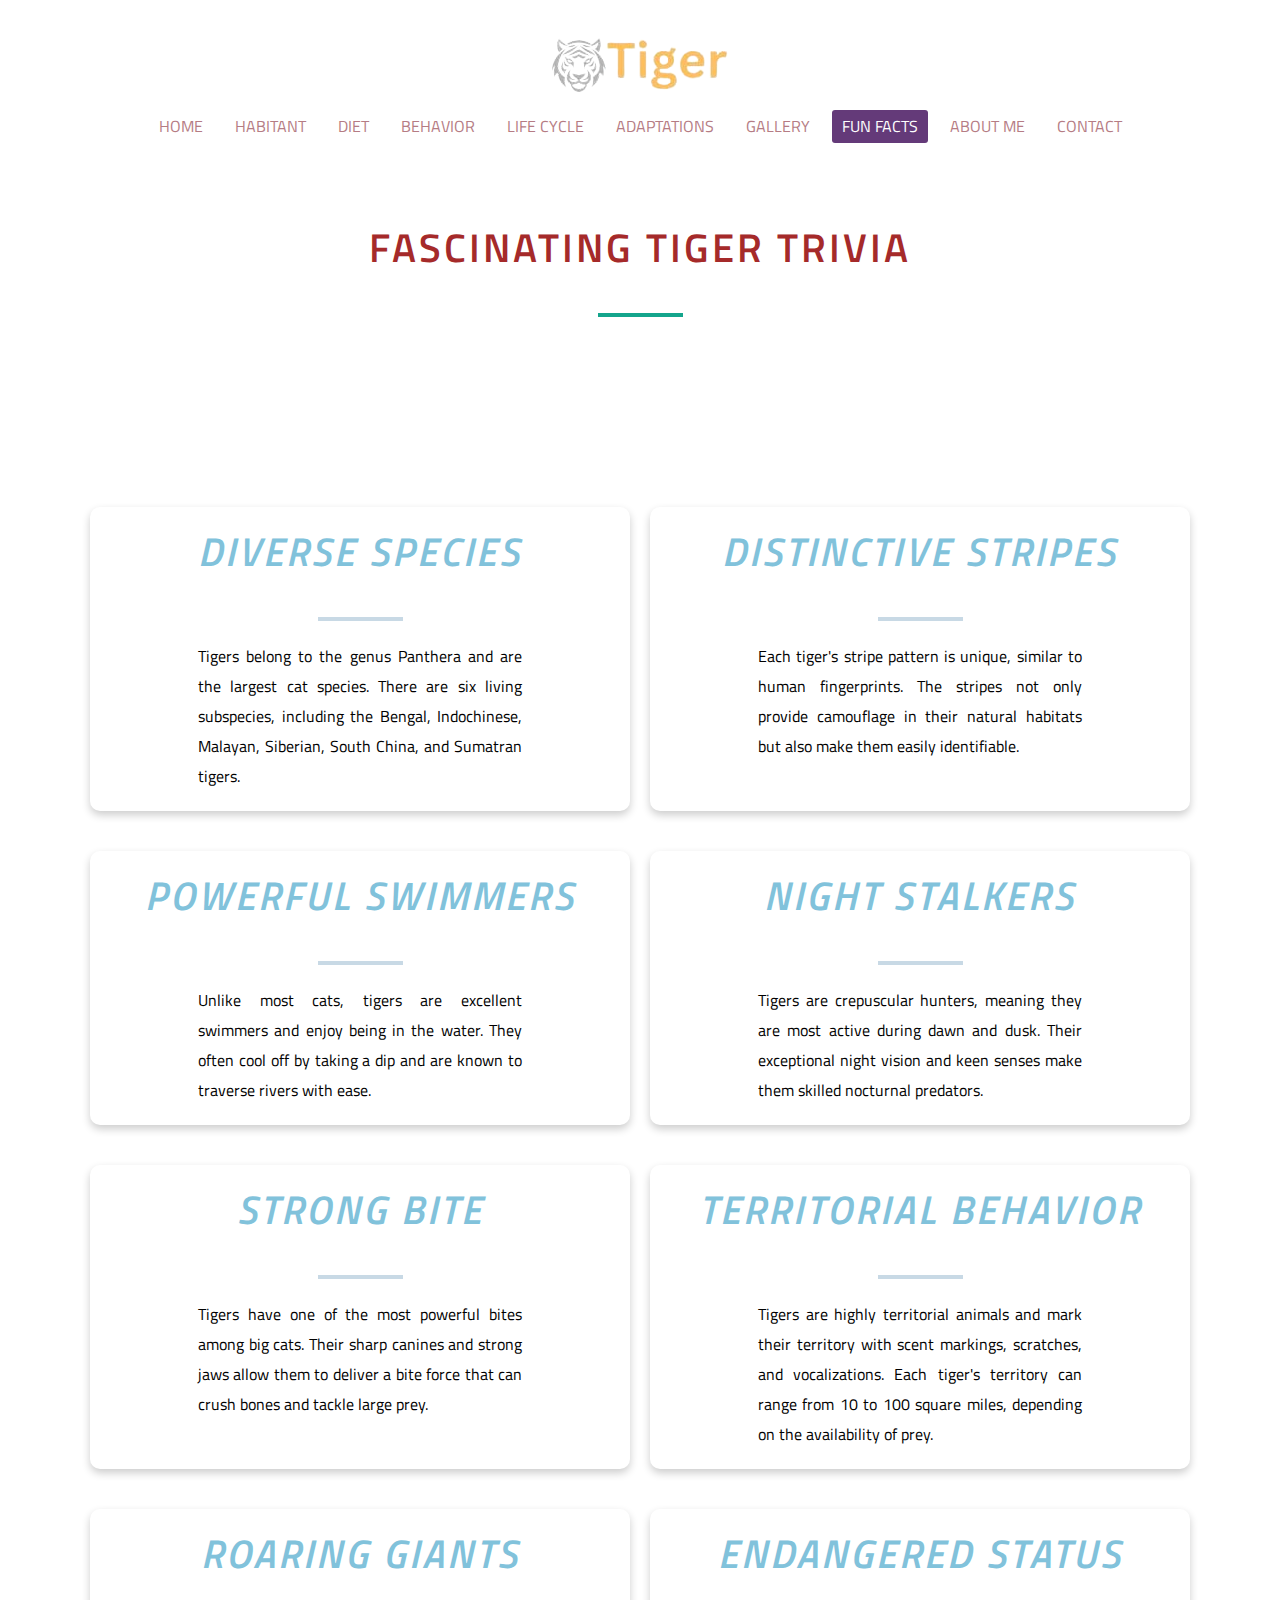
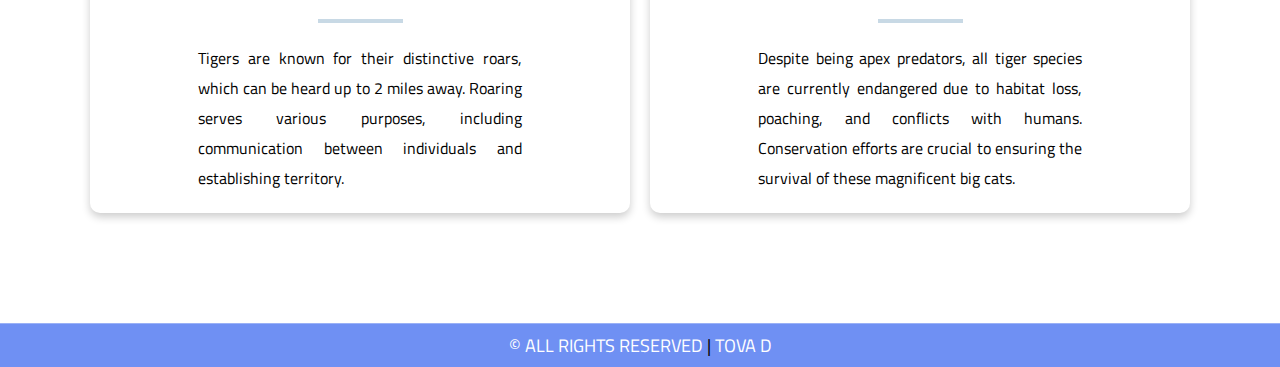
<file: fun-fact.html>
<!DOCTYPE html>
<html lang="en">

<head>
    <meta charset="UTF-8">
    <meta name="viewport" content="width=device-width, initial-scale=1.0">
    <meta http-equiv="X-UA-Compatible" content="IE=edge">
    <title>Tiger - an untold story !</title>
    <meta name="description" content="Explore the world of tigers with fascinating facts about their behavior, habitat, and more.">
    <meta name="keywords" content="tigers, big cats, wildlife, conservation, tiger facts">
    <meta name="author" content="Tova D">

    <!-- Open Graph Meta Tags (for social media sharing) -->
    <meta property="og:title" content="Tiger Kingdom">
    <meta property="og:description" content="Discover the majestic world of tigers through captivating facts and information.">

    <!-- Twitter Meta Tags (for Twitter card) -->
    <meta name="twitter:title" content="Tiger Kingdom">
    <meta name="twitter:description" content="Explore the world of tigers with captivating facts and information.">
    <link rel="shortcut icon" href="./images/favicon.png" type="image/x-icon">
    <!-- GOOGLE FONTS -->
    <link href="https://fonts.googleapis.com/css?family=Titillium+Web:300,400,600,700" rel="stylesheet">
    <!-- FONT AWESOME -->
    <link rel="stylesheet" href="https://use.fontawesome.com/releases/v5.8.1/css/all.css" integrity="sha384-50oBUHEmvpQ+1lW4y57PTFmhCaXp0ML5d60M1M7uH2+nqUivzIebhndOJK28anvf" crossorigin="anonymous">
    <link rel="stylesheet" href="./css/grid.css">
    <link rel="stylesheet" href="./css/animated-circle.css">
    <link rel="stylesheet" href="./css/style.css">
    <link rel="stylesheet" href="./css/responsive.css">
</head>

<body>

    <!--header section start-->
    <header id="home">
        <nav>
            <div class="row">
                <a class="logo" href="index.html"><img src="./images/logo.png" alt="Butterfly"></a>
                <ul class="main-nav">
                    <li class="">
                        <a href="index.html">Home</a>
                    </li>
                    <li class="nav-item">
                        <a href="habitant.html">Habitant</a>
                    </li>
                    <li class="nav-item">
                        <a href="diet.html">Diet</a>
                    </li>
                    <li class="nav-item">
                        <a href="behavior.html">Behavior</a>
                    </li>
                    <li class="nav-item">
                        <a href="life-cycle.html">Life cycle</a>
                    </li>
                    <li class="nav-item">
                        <a href="adaptation.html">Adaptations</a>
                    </li>
                    <li class="nav-item">
                        <a href="gallery.html">Gallery</a>
                    </li>
                    <li class="nav-item">
                        <a href="fun-fact.html">Fun Facts</a>
                    </li>
                    <li class="nav-item">
                        <a href="about-me.html">About Me</a>
                    </li>
                    <li class="nav-item">
                        <a href="contact.html">Contact</a>
                    </li>
                </ul>
                <div class="mobile-menu">
                    <span onclick="openNav()">&#9776;</span>
                    <div class="overlay" id="myNav">
                        <a href="javascript:void(0)" onclick="closeNav()" class="close-btn">&times</a>
                        <div class="overlay-content">
                            <a onclick="closeNav()" href="index.html">Home</a>
                            <a onclick="closeNav()" href="habitant.html">Habitant</a>
                            <a onclick="closeNav()" href="diet.html">Diet</a>
                            <a onclick="closeNav()" href="behavior.html">Behavior</a>
                            <a onclick="closeNav()" href="life-cycle.html">Life cycle</a>
                            <a onclick="closeNav()" href="adaptation.html">Adaptations</a>
                            <a onclick="closeNav()" href="gallery.html">Gallery</a>
                            <a onclick="closeNav()" href="fun-fact.html">Fun Facts</a>
                            <a onclick="closeNav()" href="about-me.html">About Me</a>
                            <a onclick="closeNav()" href="contact.html">Contact</a>
                        </div>
                    </div>

                </div>
            </div>
        </nav>

    </header>
    <!--header section end-->

    <section id="service " class="services-section js-sticky-menu">
        <h2 style="color: brown;">Fascinating Tiger Trivia</h2>

    </section>

    <section class="team-section " id="team">
        <div class="  s-container">
            <div class="b-item">
                <div class="inner">
                    <h2 style="color: rgb(129, 194, 219);">Diverse Species</h2>
                    <p class="little-description" style="text-align: justify;">Tigers belong to the genus Panthera and are the largest cat species. There are six living subspecies, including the Bengal, Indochinese, Malayan, Siberian, South China, and Sumatran tigers.</p>
                </div>
            </div>

            <div class="b-item">
                <div class="inner">
                    <h2 style="color: rgb(129, 194, 219);">Distinctive Stripes</h2>
                    <p class="little-description" style="text-align: justify;">Each tiger's stripe pattern is unique, similar to human fingerprints. The stripes not only provide camouflage in their natural habitats but also make them easily identifiable.</p>
                </div>
            </div>

            <div class="b-item">
                <div class="inner">
                    <h2 style="color: rgb(129, 194, 219);">Powerful Swimmers</h2>
                    <p class="little-description" style="text-align: justify;">Unlike most cats, tigers are excellent swimmers and enjoy being in the water. They often cool off by taking a dip and are known to traverse rivers with ease.</p>
                </div>
            </div>

            <div class="b-item">
                <div class="inner">
                    <h2 style="color: rgb(129, 194, 219);">Night Stalkers</h2>
                    <p class="little-description" style="text-align: justify;">Tigers are crepuscular hunters, meaning they are most active during dawn and dusk. Their exceptional night vision and keen senses make them skilled nocturnal predators.</p>
                </div>
            </div>

            <div class="b-item">
                <div class="inner">
                    <h2 style="color: rgb(129, 194, 219);">Strong Bite</h2>
                    <p class="little-description" style="text-align: justify;">Tigers have one of the most powerful bites among big cats. Their sharp canines and strong jaws allow them to deliver a bite force that can crush bones and tackle large prey.</p>
                </div>
            </div>

            <div class="b-item">
                <div class="inner">
                    <h2 style="color: rgb(129, 194, 219);">Territorial Behavior</h2>
                    <p class="little-description" style="text-align: justify;">Tigers are highly territorial animals and mark their territory with scent markings, scratches, and vocalizations. Each tiger's territory can range from 10 to 100 square miles, depending on the availability of prey.</p>
                </div>
            </div>

            <div class="b-item">
                <div class="inner">
                    <h2 style="color: rgb(129, 194, 219);">Roaring Giants</h2>
                    <p class="little-description" style="text-align: justify;">Tigers are known for their distinctive roars, which can be heard up to 2 miles away. Roaring serves various purposes, including communication between individuals and establishing territory.</p>
                </div>
            </div>

            <div class="b-item">
                <div class="inner">
                    <h2 style="color: rgb(129, 194, 219);">Endangered Status</h2>
                    <p class="little-description" style="text-align: justify;">Despite being apex predators, all tiger species are currently endangered due to habitat loss, poaching, and conflicts with humans. Conservation efforts are crucial to ensuring the survival of these magnificent big cats.</p>
                </div>
            </div>

        </div>
    </section>

    <!--footer section start-->
    <footer class="footer-section">
        <div class="row">
            <h4 style="color: white;">&copy All Rights Reserved <span style="color: black;">|</span> Tova D</h4>
        </div>
    </footer>
    <!--footer section end-->


    <!-- JS SCRIPTS -->
    <script src="https://ajax.googleapis.com/ajax/libs/jquery/3.5.1/jquery.min.js"></script>
    <script src="./scripts/jquery.waypoints.min.js"></script>
    <script src="./scripts/animated-circle.js"></script>
    <script src="./scripts/mixitup.min.js"></script>
    <script src="./scripts/main.js"></script>


</body>

</html>
</file>
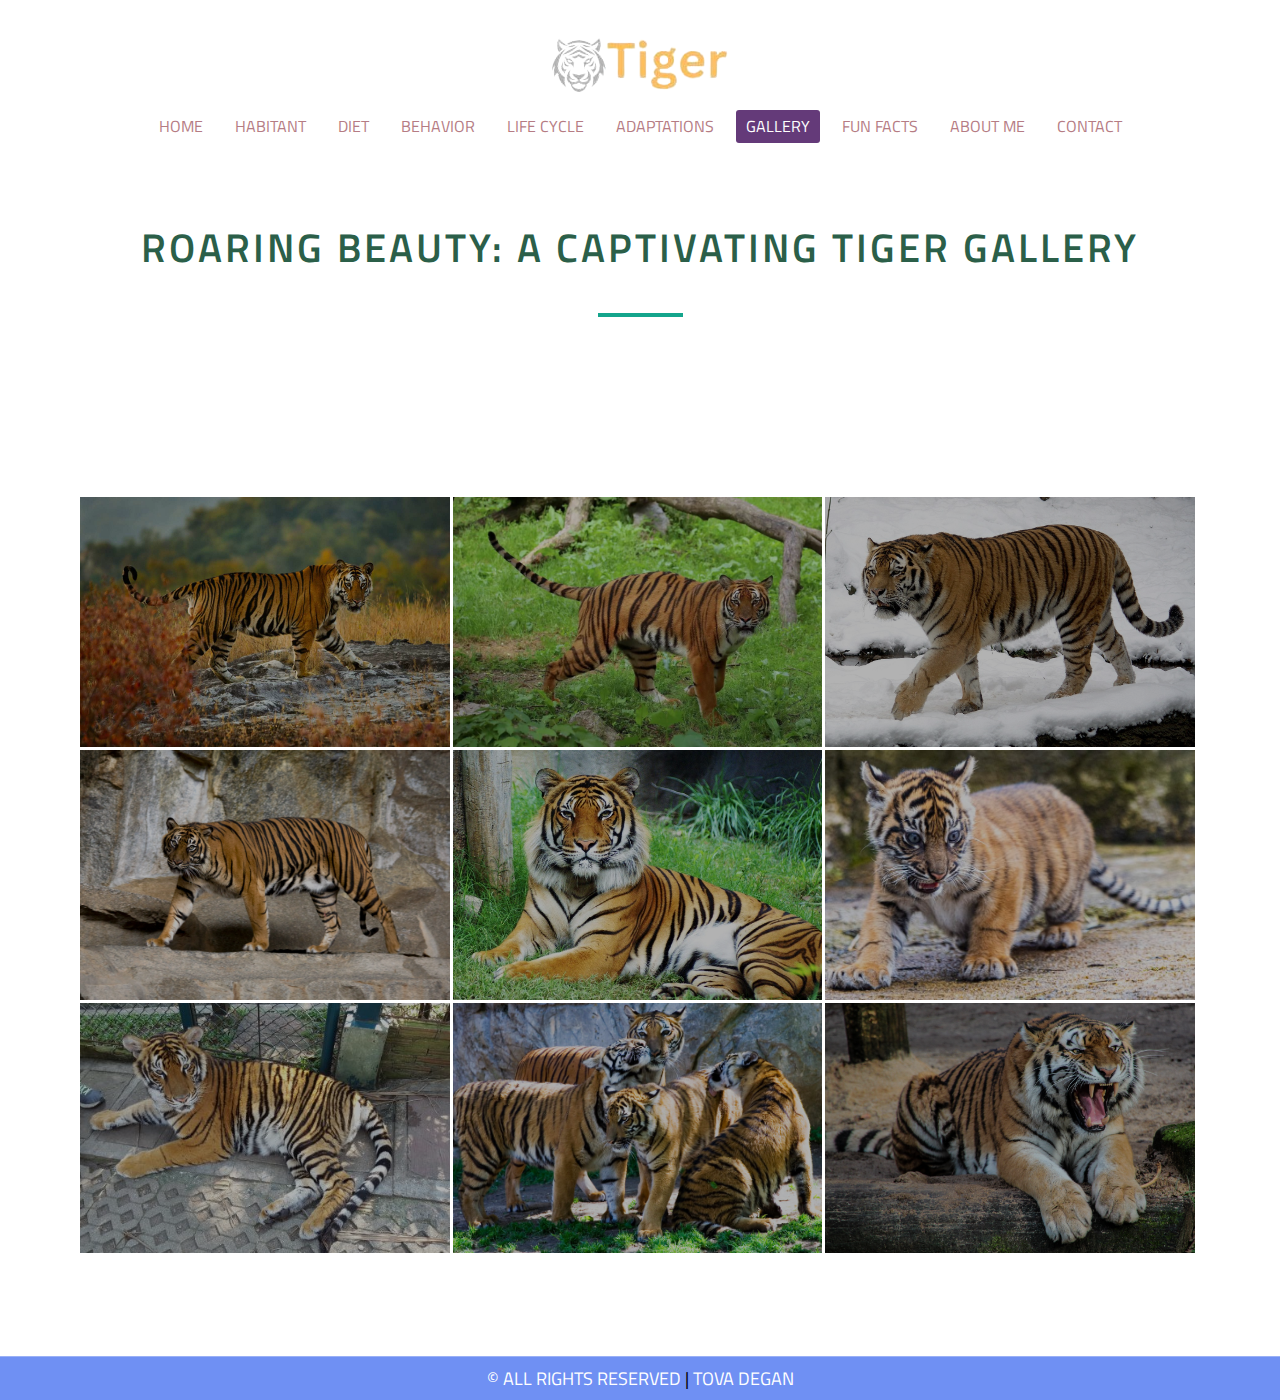
<file: gallery.html>
<!DOCTYPE html>
<html lang="en">

<head>
    <meta charset="UTF-8">
    <meta name="viewport" content="width=device-width, initial-scale=1.0">
    <meta http-equiv="X-UA-Compatible" content="IE=edge">
    <title>Tiger - an untold story !</title>
    <meta name="description" content="Explore the world of tigers with fascinating facts about their behavior, habitat, and more.">
    <meta name="keywords" content="tigers, big cats, wildlife, conservation, tiger facts">
    <meta name="author" content="Tova Degan">

    <!-- Open Graph Meta Tags (for social media sharing) -->
    <meta property="og:title" content="Tiger Kingdom">
    <meta property="og:description" content="Discover the majestic world of tigers through captivating facts and information.">

    <!-- Twitter Meta Tags (for Twitter card) -->
    <meta name="twitter:title" content="Tiger Kingdom">
    <meta name="twitter:description" content="Explore the world of tigers with captivating facts and information.">
    <link rel="shortcut icon" href="./images/favicon.png" type="image/x-icon">
    <!-- GOOGLE FONTS -->
    <link href="https://fonts.googleapis.com/css?family=Titillium+Web:300,400,600,700" rel="stylesheet">
    <!-- FONT AWESOME -->
    <link rel="stylesheet" href="https://use.fontawesome.com/releases/v5.8.1/css/all.css" integrity="sha384-50oBUHEmvpQ+1lW4y57PTFmhCaXp0ML5d60M1M7uH2+nqUivzIebhndOJK28anvf" crossorigin="anonymous">
    <link rel="stylesheet" href="./css/grid.css">
    <link rel="stylesheet" href="./css/animated-circle.css">
    <link rel="stylesheet" href="./css/style.css">
    <link rel="stylesheet" href="./css/responsive.css">
</head>

<body>

    <!--header section start-->
    <header id="home">
        <nav>
            <div class="row">
                <a class="logo" href="index.html"><img src="./images/logo.png" alt="Butterfly"></a>
                <ul class="main-nav">
                    <li class="">
                        <a href="index.html">Home</a>
                    </li>
                    <li class="nav-item">
                        <a href="habitant.html">Habitant</a>
                    </li>
                    <li class="nav-item">
                        <a href="diet.html">Diet</a>
                    </li>
                    <li class="nav-item">
                        <a href="behavior.html">Behavior</a>
                    </li>
                    <li class="nav-item">
                        <a href="life-cycle.html">Life cycle</a>
                    </li>
                    <li class="nav-item">
                        <a href="adaptation.html">Adaptations</a>
                    </li>
                    <li class="nav-item">
                        <a href="gallery.html">Gallery</a>
                    </li>
                    <li class="nav-item">
                        <a href="fun-fact.html">Fun Facts</a>
                    </li>
                    <li class="nav-item">
                        <a href="about-me.html">About Me</a>
                    </li>
                    <li class="nav-item">
                        <a href="contact.html">Contact</a>
                    </li>
                </ul>
                <div class="mobile-menu">
                    <span onclick="openNav()">&#9776;</span>
                    <div class="overlay" id="myNav">
                        <a href="javascript:void(0)" onclick="closeNav()" class="close-btn">&times</a>
                        <div class="overlay-content">
                            <a onclick="closeNav()" href="index.html">Home</a>
                            <a onclick="closeNav()" href="habitant.html">Habitant</a>
                            <a onclick="closeNav()" href="diet.html">Diet</a>
                            <a onclick="closeNav()" href="behavior.html">Behavior</a>
                            <a onclick="closeNav()" href="life-cycle.html">Life cycle</a>
                            <a onclick="closeNav()" href="adaptation.html">Adaptations</a>
                            <a onclick="closeNav()" href="gallery.html">Gallery</a>
                            <a onclick="closeNav()" href="fun-fact.html">Fun Facts</a>
                            <a onclick="closeNav()" href="about-me.html">About Me</a>
                            <a onclick="closeNav()" href="contact.html">Contact</a>
                        </div>
                    </div>

                </div>
            </div>
        </nav>

    </header>
    <!--header section end-->

    <section id="service " class="services-section js-sticky-menu">
        <div class="row ">
            <div class="">

                <h2>Roaring Beauty: A Captivating Tiger Gallery</h2>

            </div>
        </div>
    </section>


    <section class="g-div">
        <div><img class="height" src="images/btiger.jpg" alt="Image 1"></div>
        <div><img class="height" src="images/ctiger.jpg" alt="Image 1"></div>
        <div><img class="height" src="images/stiger.jpg" alt="Image 1"></div>
        <div><img class="height" src="images/sttiger.jpg" alt="Image 1"></div>
        <div><img class="height" src="images/mtiger.jpg" alt="Image 1"></div>
        <div><img class="height" src="images/life-1.jpg" alt="Image 1"></div>
        <div><img class="height" src="images/life-2.jpg" alt="Image 1"></div>
        <div><img class="height" src="images/life-3.jpg" alt="Image 1"></div>
        <div><img class="height" src="images/life-4.jpg" alt="Image 1"></div>
    </section>

    <!--footer section start-->
    <footer class="footer-section ">
        <div class="row ">
            <h4 style="color: white; ">&copy All Rights Reserved <span style="color: black; ">|</span> Tova Degan</h4>
        </div>
    </footer>
    <!--footer section end-->


    <!-- JS SCRIPTS -->
    <script src="https://ajax.googleapis.com/ajax/libs/jquery/3.5.1/jquery.min.js "></script>
    <script src="./scripts/jquery.waypoints.min.js "></script>
    <script src="./scripts/animated-circle.js "></script>
    <script src="./scripts/mixitup.min.js "></script>
    <script src="./scripts/main.js "></script>


</body>

</html>
</file>
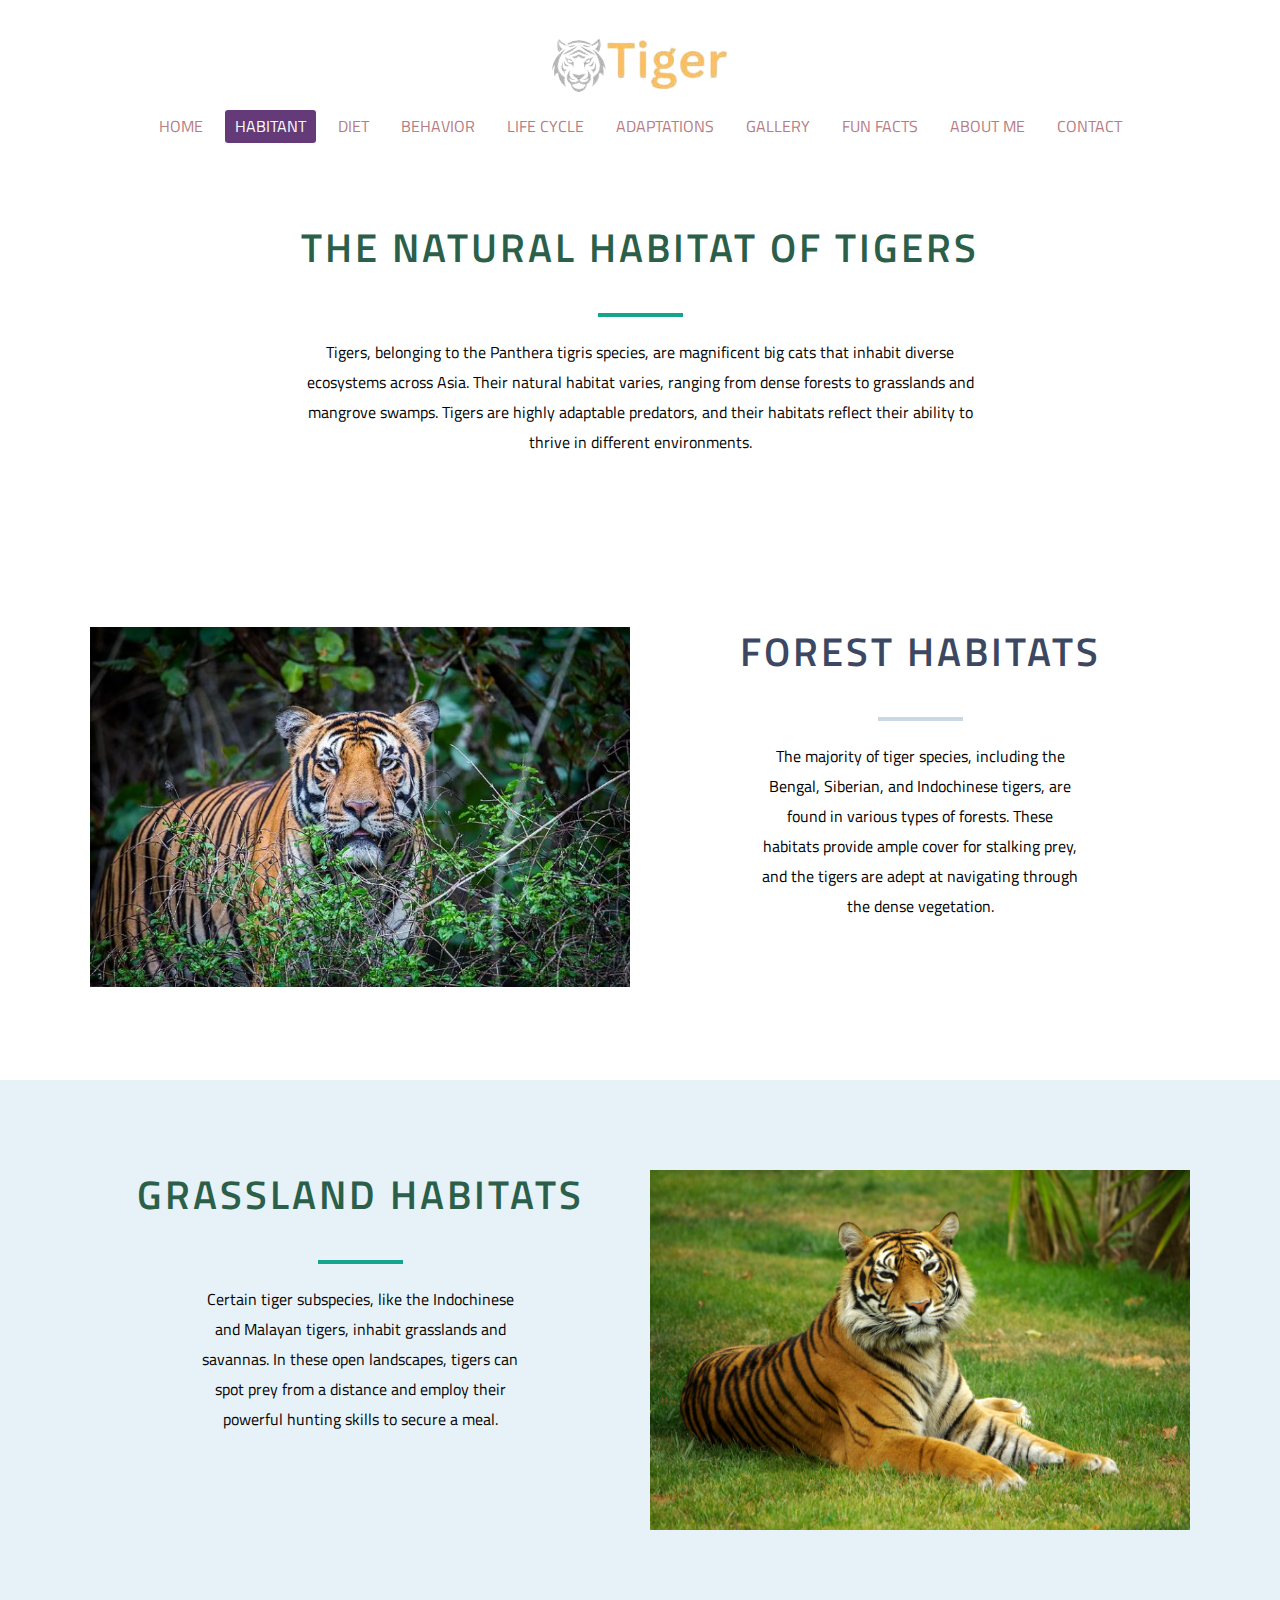
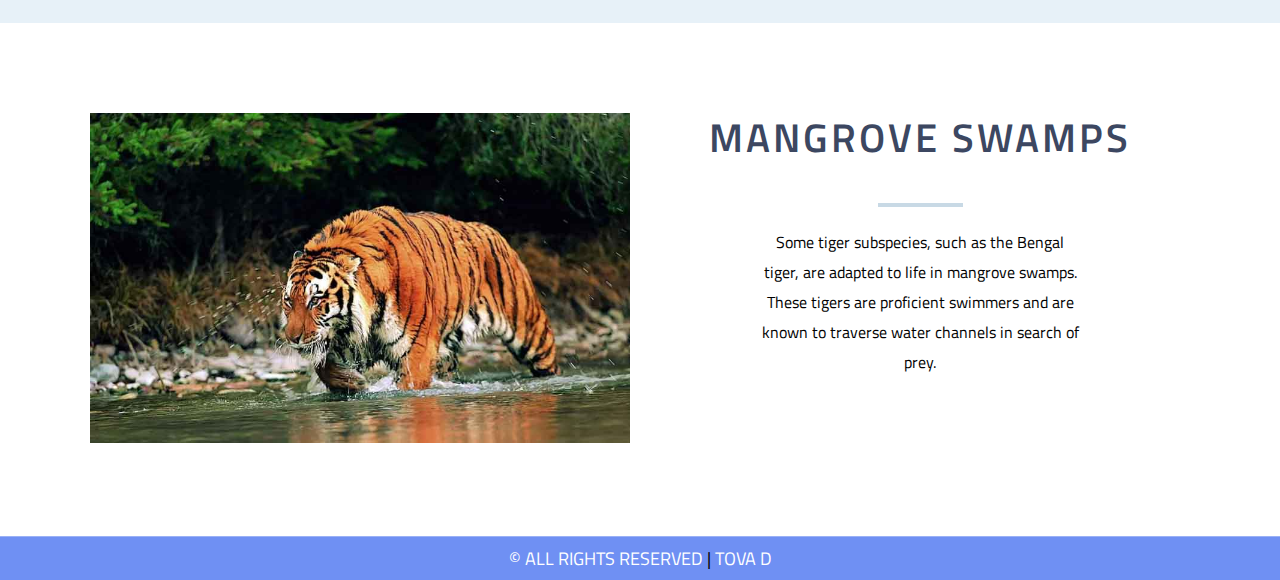
<file: habitant.html>
<!DOCTYPE html>
<html lang="en">

<head>
    <meta charset="UTF-8">
    <meta name="viewport" content="width=device-width, initial-scale=1.0">
    <meta http-equiv="X-UA-Compatible" content="IE=edge">
    <title>Tiger - an untold story !</title>
    <meta name="description" content="Explore the world of tigers with fascinating facts about their behavior, habitat, and more.">
    <meta name="keywords" content="tigers, big cats, wildlife, conservation, tiger facts">
    <meta name="author" content="Tova D">

    <!-- Open Graph Meta Tags (for social media sharing) -->
    <meta property="og:title" content="Tiger Kingdom">
    <meta property="og:description" content="Discover the majestic world of tigers through captivating facts and information.">

    <!-- Twitter Meta Tags (for Twitter card) -->
    <meta name="twitter:title" content="Tiger Kingdom">
    <meta name="twitter:description" content="Explore the world of tigers with captivating facts and information.">
    <link rel="shortcut icon" href="./images/favicon.png" type="image/x-icon">
    <!-- GOOGLE FONTS -->
    <link href="https://fonts.googleapis.com/css?family=Titillium+Web:300,400,600,700" rel="stylesheet">
    <!-- FONT AWESOME -->
    <link rel="stylesheet" href="https://use.fontawesome.com/releases/v5.8.1/css/all.css" integrity="sha384-50oBUHEmvpQ+1lW4y57PTFmhCaXp0ML5d60M1M7uH2+nqUivzIebhndOJK28anvf" crossorigin="anonymous">
    <link rel="stylesheet" href="./css/grid.css">
    <link rel="stylesheet" href="./css/animated-circle.css">
    <link rel="stylesheet" href="./css/style.css">
    <link rel="stylesheet" href="./css/responsive.css">
</head>

<body>

    <!--header section start-->
    <header id="home">
        <nav>
            <div class="row">
                <a class="logo" href="index.html"><img src="./images/logo.png" alt="Butterfly"></a>
                <ul class="main-nav">
                    <li class="">
                        <a href="index.html">Home</a>
                    </li>
                    <li class="nav-item">
                        <a href="habitant.html">Habitant</a>
                    </li>
                    <li class="nav-item">
                        <a href="diet.html">Diet</a>
                    </li>
                    <li class="nav-item">
                        <a href="behavior.html">Behavior</a>
                    </li>
                    <li class="nav-item">
                        <a href="life-cycle.html">Life cycle</a>
                    </li>
                    <li class="nav-item">
                        <a href="adaptation.html">Adaptations</a>
                    </li>
                    <li class="nav-item">
                        <a href="gallery.html">Gallery</a>
                    </li>
                    <li class="nav-item">
                        <a href="fun-fact.html">Fun Facts</a>
                    </li>
                    <li class="nav-item">
                        <a href="about-me.html">About Me</a>
                    </li>
                    <li class="nav-item">
                        <a href="contact.html">Contact</a>
                    </li>
                </ul>
                <div class="mobile-menu">
                    <span onclick="openNav()">&#9776;</span>
                    <div class="overlay" id="myNav">
                        <a href="javascript:void(0)" onclick="closeNav()" class="close-btn">&times</a>
                        <div class="overlay-content">
                            <a onclick="closeNav()" href="index.html">Home</a>
                            <a onclick="closeNav()" href="habitant.html">Habitant</a>
                            <a onclick="closeNav()" href="diet.html">Diet</a>
                            <a onclick="closeNav()" href="behavior.html">Behavior</a>
                            <a onclick="closeNav()" href="life-cycle.html">Life cycle</a>
                            <a onclick="closeNav()" href="adaptation.html">Adaptations</a>
                            <a onclick="closeNav()" href="gallery.html">Gallery</a>
                            <a onclick="closeNav()" href="fun-fact.html">Fun Facts</a>
                            <a onclick="closeNav()" href="about-me.html">About Me</a>
                            <a onclick="closeNav()" href="contact.html">Contact</a>
                        </div>
                    </div>

                </div>
            </div>
        </nav>

    </header>
    <!--header section end-->

    <section id="service " class="services-section js-sticky-menu">
        <div class="row  s-container">
            <div class="">

                <h2>The Natural Habitat of Tigers</h2>
                <p class="little-description ">Tigers, belonging to the Panthera tigris species, are magnificent big cats that inhabit diverse ecosystems across Asia. Their natural habitat varies, ranging from dense forests to grasslands and mangrove swamps. Tigers are highly adaptable
                    predators, and their habitats reflect their ability to thrive in different environments.
                </p>
            </div>
        </div>
    </section>

    <section class="team-section " id="team">
        <div class="row  s-container">
            <div class="h-item">
                <img style="width: 100%;" src="./images/habitant-1.jpg" alt="Bengal Tiger in its Natural Habitat">
            </div>
            <div class="h-item">
                <h2>Forest Habitats</h2>
                <p class="little-description">The majority of tiger species, including the Bengal, Siberian, and Indochinese tigers, are found in various types of forests. These habitats provide ample cover for stalking prey, and the tigers are adept at navigating through the dense
                    vegetation.
                </p>
            </div>


        </div>
    </section>


    <section id="service " class="services-section light-blue js-sticky-menu">
        <div class="row  s-container">
            <div class="h-item">

                <h2>Grassland Habitats</h2>
                <p class="little-description ">Certain tiger subspecies, like the Indochinese and Malayan tigers, inhabit grasslands and savannas. In these open landscapes, tigers can spot prey from a distance and employ their powerful hunting skills to secure a meal.
                </p>
            </div>
            <div class="h-item">
                <img style="width: 100%;" src="./images/habitant-3.jpg" alt="Bengal Tiger in its Natural Habitat">
            </div>
        </div>
    </section>

    <section class="team-section " id="team">
        <div class="row  s-container">
            <div class="h-item">
                <img style="width: 100%;" src="./images/habitant-2.jpg" alt="Bengal Tiger in its Natural Habitat">
            </div>
            <div class="h-item">
                <h2>Mangrove Swamps</h2>
                <p class="little-description">Some tiger subspecies, such as the Bengal tiger, are adapted to life in mangrove swamps. These tigers are proficient swimmers and are known to traverse water channels in search of prey.
                </p>
            </div>


        </div>
    </section>


    <!--footer section start-->
    <footer class="footer-section">
        <div class="row">
            <h4 style="color: white;">&copy All Rights Reserved <span style="color: black;">|</span> Tova D</h4>
        </div>
    </footer>
    <!--footer section end-->


    <!-- JS SCRIPTS -->
    <script src="https://ajax.googleapis.com/ajax/libs/jquery/3.5.1/jquery.min.js"></script>
    <script src="./scripts/jquery.waypoints.min.js"></script>
    <script src="./scripts/animated-circle.js"></script>
    <script src="./scripts/mixitup.min.js"></script>
    <script src="./scripts/main.js"></script>


</body>

</html>
</file>
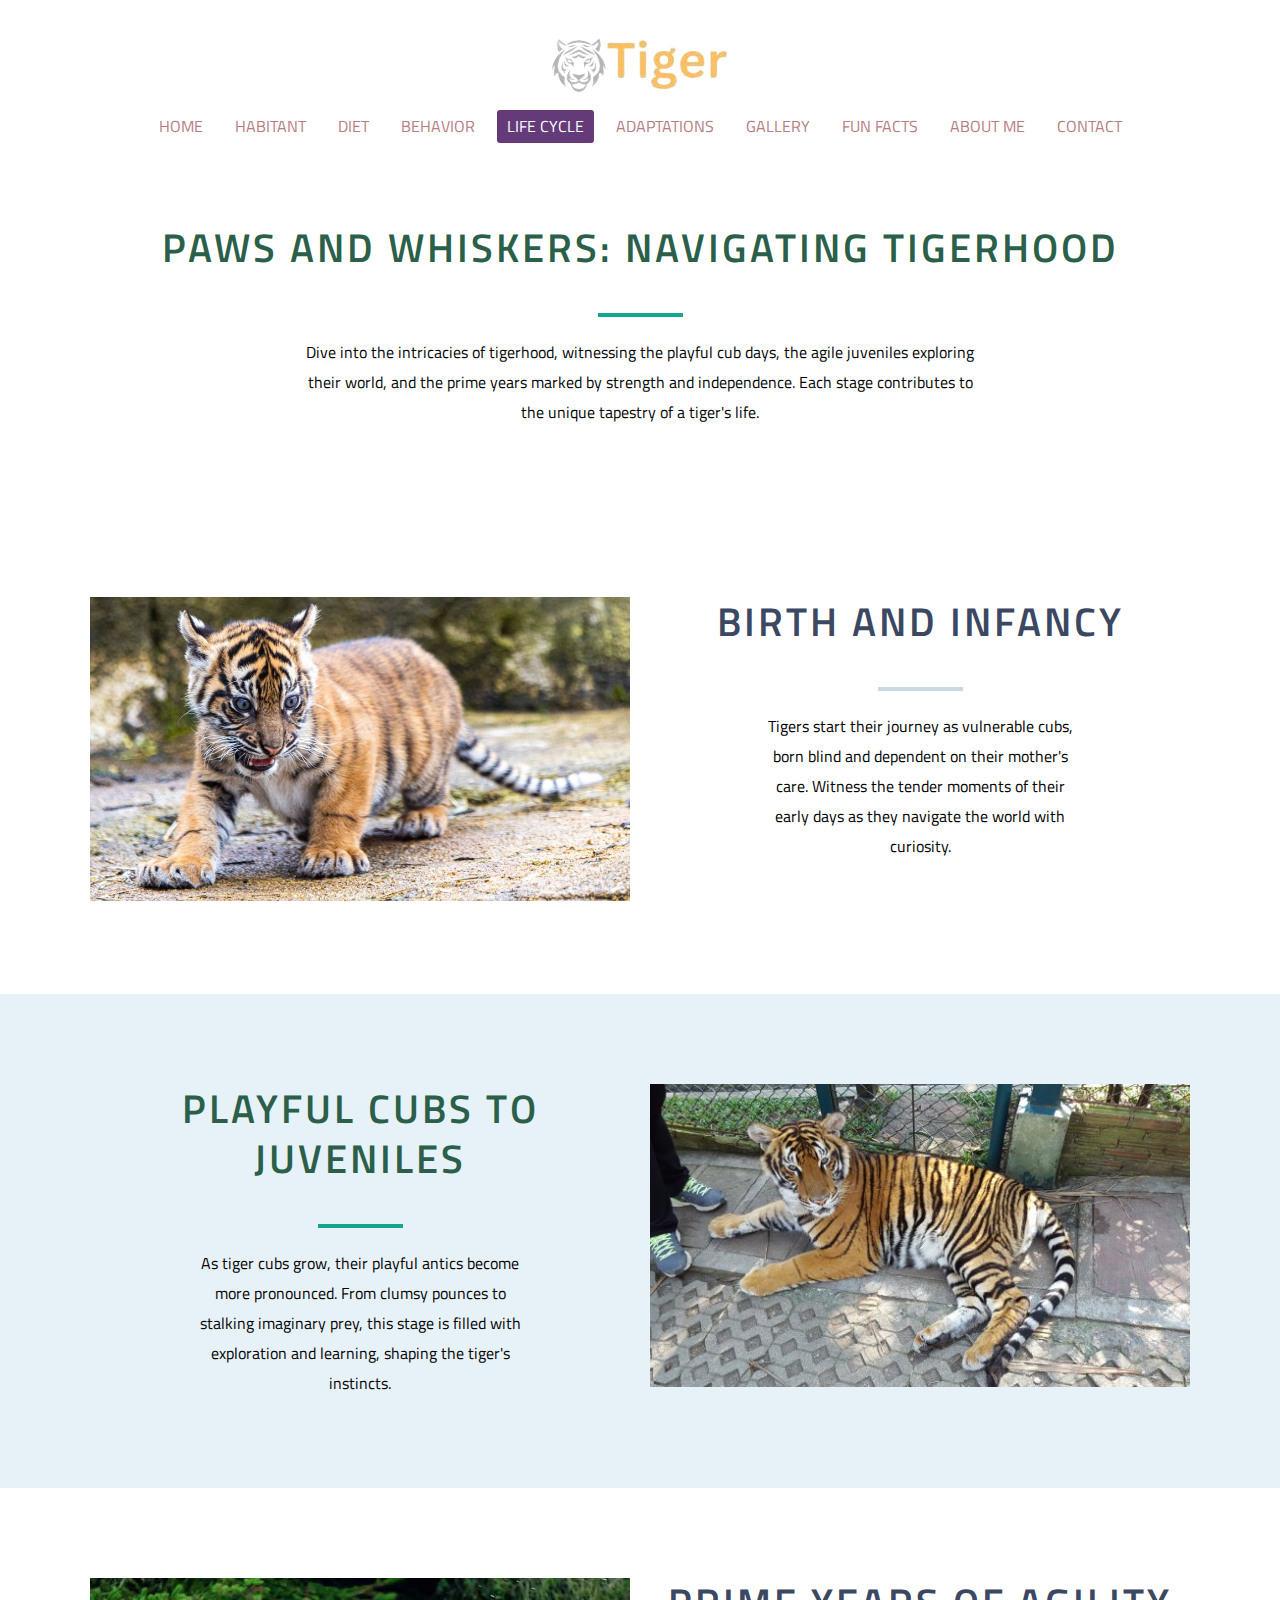
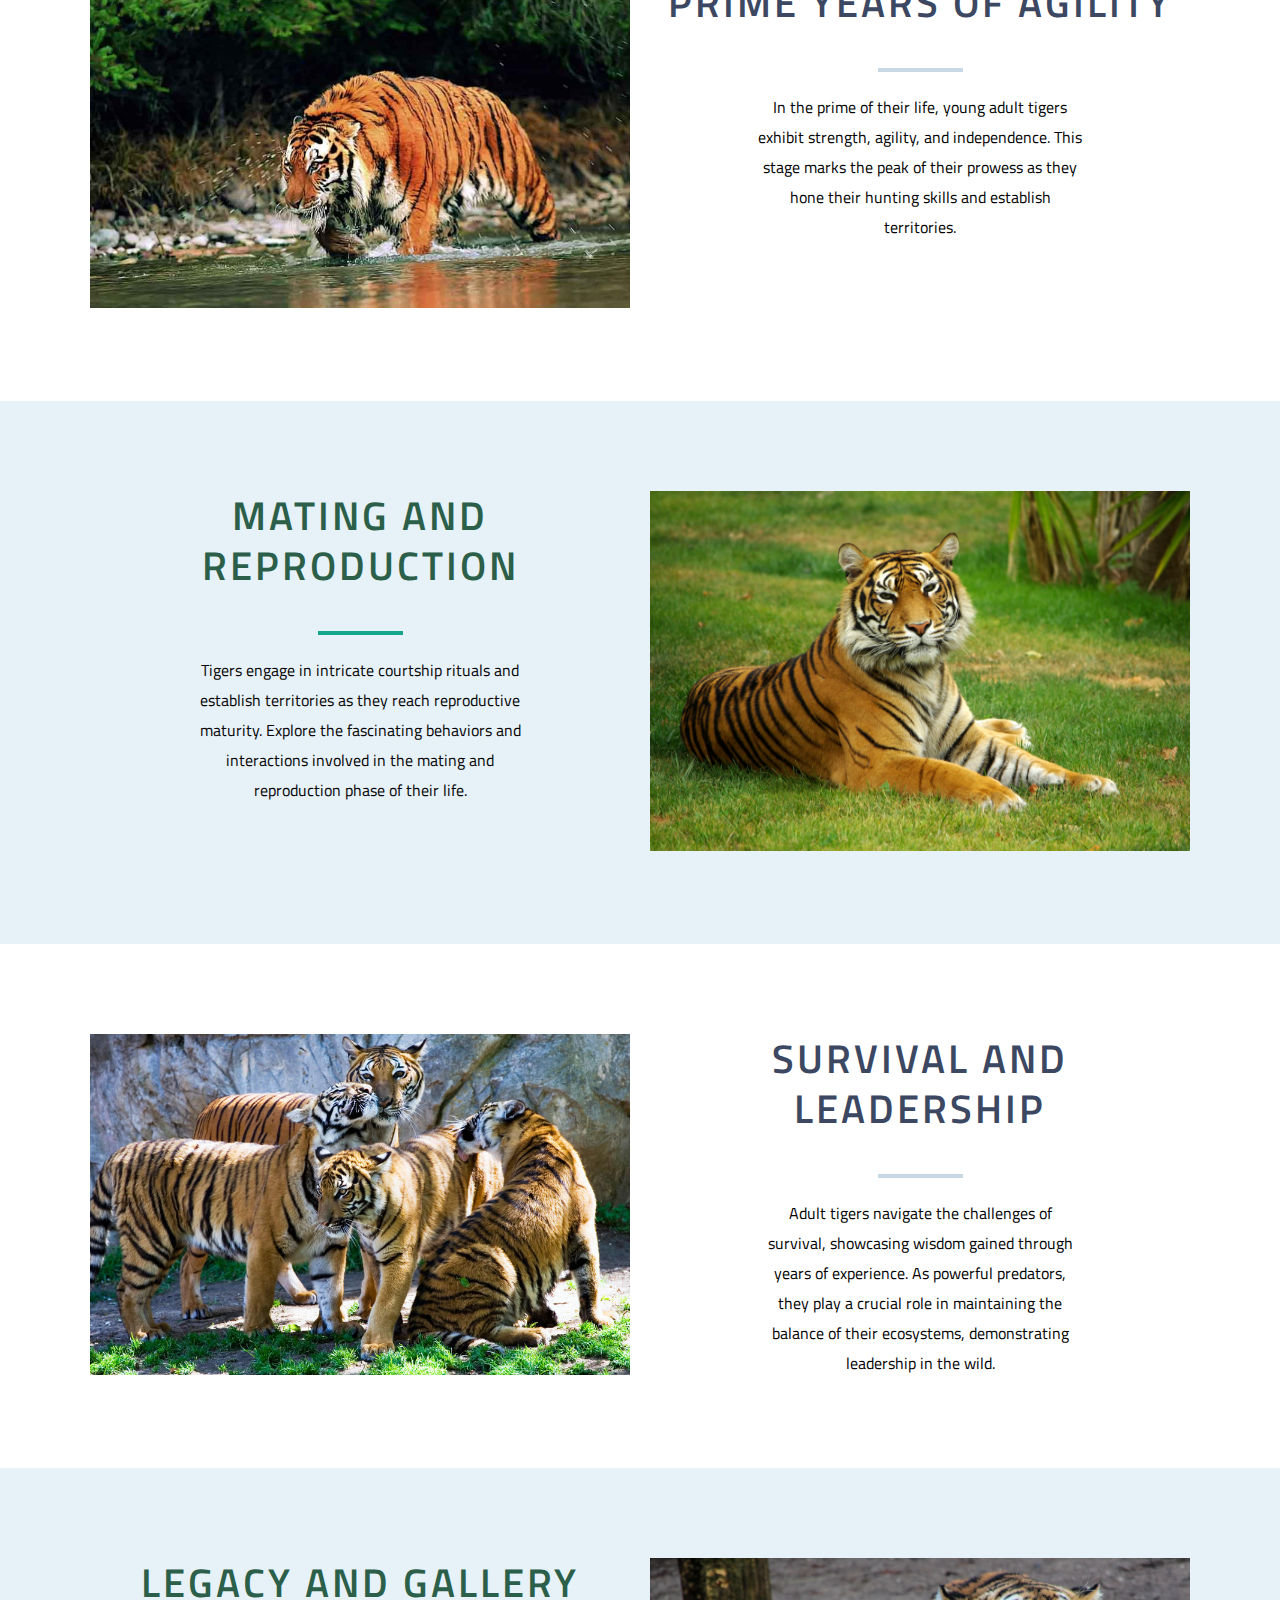
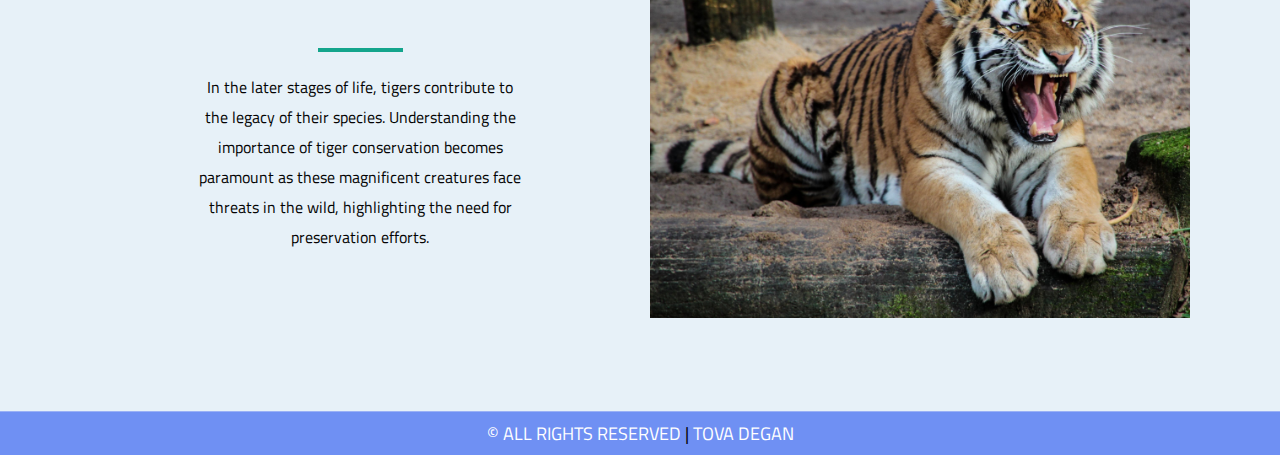
<file: life-cycle.html>
<!DOCTYPE html>
<html lang="en">

<head>
    <meta charset="UTF-8">
    <meta name="viewport" content="width=device-width, initial-scale=1.0">
    <meta http-equiv="X-UA-Compatible" content="IE=edge">
    <title>Tiger - an untold story !</title>
    <meta name="description" content="Explore the world of tigers with fascinating facts about their behavior, habitat, and more.">
    <meta name="keywords" content="tigers, big cats, wildlife, conservation, tiger facts">
    <meta name="author" content="Tova Degan">

    <!-- Open Graph Meta Tags (for social media sharing) -->
    <meta property="og:title" content="Tiger Kingdom">
    <meta property="og:description" content="Discover the majestic world of tigers through captivating facts and information.">

    <!-- Twitter Meta Tags (for Twitter card) -->
    <meta name="twitter:title" content="Tiger Kingdom">
    <meta name="twitter:description" content="Explore the world of tigers with captivating facts and information.">
    <link rel="shortcut icon" href="./images/favicon.png" type="image/x-icon">
    <!-- GOOGLE FONTS -->
    <link href="https://fonts.googleapis.com/css?family=Titillium+Web:300,400,600,700" rel="stylesheet">
    <!-- FONT AWESOME -->
    <link rel="stylesheet" href="https://use.fontawesome.com/releases/v5.8.1/css/all.css" integrity="sha384-50oBUHEmvpQ+1lW4y57PTFmhCaXp0ML5d60M1M7uH2+nqUivzIebhndOJK28anvf" crossorigin="anonymous">
    <link rel="stylesheet" href="./css/grid.css">
    <link rel="stylesheet" href="./css/animated-circle.css">
    <link rel="stylesheet" href="./css/style.css">
    <link rel="stylesheet" href="./css/responsive.css">
</head>

<body>

    <!--header section start-->
    <header id="home">
        <nav>
            <div class="row">
                <a class="logo" href="index.html"><img src="./images/logo.png" alt="Butterfly"></a>
                <ul class="main-nav">
                    <li class="">
                        <a href="index.html">Home</a>
                    </li>
                    <li class="nav-item">
                        <a href="habitant.html">Habitant</a>
                    </li>
                    <li class="nav-item">
                        <a href="diet.html">Diet</a>
                    </li>
                    <li class="nav-item">
                        <a href="behavior.html">Behavior</a>
                    </li>
                    <li class="nav-item">
                        <a href="life-cycle.html">Life cycle</a>
                    </li>
                    <li class="nav-item">
                        <a href="adaptation.html">Adaptations</a>
                    </li>
                    <li class="nav-item">
                        <a href="gallery.html">Gallery</a>
                    </li>
                    <li class="nav-item">
                        <a href="fun-fact.html">Fun Facts</a>
                    </li>
                    <li class="nav-item">
                        <a href="about-me.html">About Me</a>
                    </li>
                    <li class="nav-item">
                        <a href="contact.html">Contact</a>
                    </li>
                </ul>
                <div class="mobile-menu">
                    <span onclick="openNav()">&#9776;</span>
                    <div class="overlay" id="myNav">
                        <a href="javascript:void(0)" onclick="closeNav()" class="close-btn">&times</a>
                        <div class="overlay-content">
                            <a onclick="closeNav()" href="index.html">Home</a>
                            <a onclick="closeNav()" href="habitant.html">Habitant</a>
                            <a onclick="closeNav()" href="diet.html">Diet</a>
                            <a onclick="closeNav()" href="behavior.html">Behavior</a>
                            <a onclick="closeNav()" href="life-cycle.html">Life cycle</a>
                            <a onclick="closeNav()" href="adaptation.html">Adaptations</a>
                            <a onclick="closeNav()" href="gallery.html">Gallery</a>
                            <a onclick="closeNav()" href="fun-fact.html">Fun Facts</a>
                            <a onclick="closeNav()" href="about-me.html">About Me</a>
                            <a onclick="closeNav()" href="contact.html">Contact</a>
                        </div>
                    </div>

                </div>
            </div>
        </nav>

    </header>
    <!--header section end-->

    <section id="service " class="services-section js-sticky-menu">
        <div class="row ">
            <div class="">

                <h2>Paws and Whiskers: Navigating Tigerhood</h2>
                <p class="little-description ">Dive into the intricacies of tigerhood, witnessing the playful cub days, the agile juveniles exploring their world, and the prime years marked by strength and independence. Each stage contributes to the unique tapestry of a tiger's life.
                </p>
            </div>
        </div>
    </section>

    <section class="team-section " id="team">
        <div class="row  s-container">
            <div class="h-item">
                <img style="width: 100%;" src="./images/life-1.jpg" alt="Bengal Tiger in its Natural Habitat">
            </div>
            <div class="h-item">
                <h2>Birth and Infancy</h2>
                <p class="little-description">Tigers start their journey as vulnerable cubs, born blind and dependent on their mother's care. Witness the tender moments of their early days as they navigate the world with curiosity.
                </p>
            </div>


        </div>
    </section>


    <section id="service " class="services-section light-blue js-sticky-menu">
        <div class="row  s-container">
            <div class="h-item">

                <h2>Playful Cubs to Juveniles</h2>
                <p class="little-description ">As tiger cubs grow, their playful antics become more pronounced. From clumsy pounces to stalking imaginary prey, this stage is filled with exploration and learning, shaping the tiger's instincts.
                </p>
            </div>
            <div class="h-item">
                <img style="width: 100%;" src="./images/life-2.jpg" alt="Bengal Tiger in its Natural Habitat">
            </div>
        </div>
    </section>

    <section class="team-section " id="team">
        <div class="row  s-container">
            <div class="h-item">
                <img style="width: 100%;" src="./images/habitant-2.jpg" alt="Bengal Tiger in its Natural Habitat">
            </div>
            <div class="h-item">
                <h2>Prime Years of Agility</h2>
                <p class="little-description">In the prime of their life, young adult tigers exhibit strength, agility, and independence. This stage marks the peak of their prowess as they hone their hunting skills and establish territories.
                </p>
            </div>


        </div>
    </section>


    <section id="service " class="services-section light-blue js-sticky-menu">
        <div class="row  s-container">
            <div class="h-item">

                <h2>Mating and Reproduction</h2>
                <p class="little-description ">Tigers engage in intricate courtship rituals and establish territories as they reach reproductive maturity. Explore the fascinating behaviors and interactions involved in the mating and reproduction phase of their life.
                </p>
            </div>
            <div class="h-item">
                <img style="width: 100%;" src="./images/habitant-3.jpg" alt="Bengal Tiger in its Natural Habitat">
            </div>
        </div>
    </section>

    <section class="team-section " id="team">
        <div class="row  s-container">
            <div class="h-item">
                <img style="width: 100%;" src="./images/life-3.jpg" alt="Bengal Tiger in its Natural Habitat">
            </div>
            <div class="h-item">
                <h2>Survival and Leadership</h2>
                <p class="little-description">Adult tigers navigate the challenges of survival, showcasing wisdom gained through years of experience. As powerful predators, they play a crucial role in maintaining the balance of their ecosystems, demonstrating leadership in the wild.
                </p>
            </div>


        </div>
    </section>


    <section id="service " class="services-section light-blue js-sticky-menu">
        <div class="row  s-container">
            <div class="h-item">

                <h2>Legacy and Gallery</h2>
                <p class="little-description "> In the later stages of life, tigers contribute to the legacy of their species. Understanding the importance of tiger conservation becomes paramount as these magnificent creatures face threats in the wild, highlighting the need for preservation
                    efforts.
                </p>
            </div>
            <div class="h-item">
                <img style="width: 100%;" src="./images/life-4.jpg" alt="Bengal Tiger in its Natural Habitat">
            </div>
        </div>
    </section>

    <!--footer section start-->
    <footer class="footer-section">
        <div class="row">
            <h4 style="color: white;">&copy All Rights Reserved <span style="color: black;">|</span> Tova Degan</h4>
        </div>
    </footer>
    <!--footer section end-->


    <!-- JS SCRIPTS -->
    <script src="https://ajax.googleapis.com/ajax/libs/jquery/3.5.1/jquery.min.js"></script>
    <script src="./scripts/jquery.waypoints.min.js"></script>
    <script src="./scripts/animated-circle.js"></script>
    <script src="./scripts/mixitup.min.js"></script>
    <script src="./scripts/main.js"></script>


</body>

</html>
</file>
<file: css/grid.css>
/*  SECTIONS  ============================================================================= */

.section {
	clear: both;
	padding: 0px;
	margin: 0px;
}

/*  GROUPING  ============================================================================= */


.row:before,
.row:after {
    content:"";
    display:table;
}
.row:after {
    clear:both;
}
.row {
    zoom:1; /* For IE 6/7 (trigger hasLayout) */
}

/*  GRID COLUMN SETUP   ==================================================================== */

.col {
	display: block;
	float:left;
	margin: 1% 0 1% 1.6%;
}

.col:first-child { margin-left: 0; } /* all browsers except IE6 and lower */


/*  REMOVE MARGINS AS ALL GO FULL WIDTH AT 480 PIXELS */

@media only screen and (max-width: 480px) {
	.col { 
		margin: 1% 0 1% 0%;
	}
}

/*  GRID OF TWO   ============================================================================= */


.span_2_of_2 {
	width: 100%;
}

.span_1_of_2 {
	width: 49.2%;
}

/*  GO FULL WIDTH AT LESS THAN 480 PIXELS */

@media only screen and (max-width: 480px) {
	.span_2_of_2 {
		width: 100%; 
	}
	.span_1_of_2 {
		width: 100%; 
	}
}

/*  GRID OF THREE   ============================================================================= */

	
.span_3_of_3 {
	width: 100%; 
}

.span_2_of_3 {
	width: 66.13%; 
}

.span_1_of_3 {
	width: 32.26%; 
}


/*  GO FULL WIDTH AT LESS THAN 480 PIXELS */

@media only screen and (max-width: 480px) {
	.span_3_of_3 {
		width: 100%; 
	}
	.span_2_of_3 {
		width: 100%; 
	}
	.span_1_of_3 {
		width: 100%;
	}
}

/*  GRID OF FOUR   ============================================================================= */

	
.span_4_of_4 {
	width: 100%; 
}

.span_3_of_4 {
	width: 74.6%; 
}

.span_2_of_4 {
	width: 49.2%; 
}

.span_1_of_4 {
	width: 23.8%; 
}


/*  GO FULL WIDTH AT LESS THAN 480 PIXELS */

@media only screen and (max-width: 480px) {
	.span_4_of_4 {
		width: 100%; 
	}
	.span_3_of_4 {
		width: 100%; 
	}
	.span_2_of_4 {
		width: 100%; 
	}
	.span_1_of_4 {
		width: 100%; 
	}
}

/*  GRID OF FIVE   ============================================================================= */

	
.span_5_of_5 {
	width: 100%;
}

.span_4_of_5 {
  	width: 79.68%; 
}

.span_3_of_5 {
  	width: 59.36%; 
}

.span_2_of_5 {
  	width: 39.04%;
}

.span_1_of_5 {
  	width: 18.72%;
}


/*  GO FULL WIDTH AT LESS THAN 480 PIXELS */

@media only screen and (max-width: 480px) {
	.span_5_of_5 {
		width: 100%; 
	}
	.span_4_of_5 {
		width: 100%; 
	}
	.span_3_of_5 {
		width: 100%; 
	}
	.span_2_of_5 {
		width: 100%; 
	}
	.span_1_of_5 {
		width: 100%; 
	}
}

/*  GRID OF SIX   ============================================================================= */


.span_6_of_6 {
	width: 100%;
}

.span_5_of_6 {
  	width: 83.06%;
}

.span_4_of_6 {
  	width: 66.13%;
}

.span_3_of_6 {
  	width: 49.2%;
}

.span_2_of_6 {
  	width: 32.26%;
}

.span_1_of_6 {
  	width: 15.33%;
}


/*  GO FULL WIDTH AT LESS THAN 480 PIXELS */

@media only screen and (max-width: 480px) {
	.span_6_of_6 {
		width: 100%; 
	}
	.span_5_of_6 {
		width: 100%; 
	}
	.span_4_of_6 {
		width: 100%; 
	}
	.span_3_of_6 {
		width: 100%; 
	}
	.span_2_of_6 {
		width: 100%; 
	}
	.span_1_of_6 {
		width: 100%; 
	}
}

/*  GRID OF SEVEN   ============================================================================= */


.span_7_of_7 {
	width: 100%;
}

.span_6_of_7 {
	width: 85.48%;
}

.span_5_of_7 {
  	width: 70.97%;
}

.span_4_of_7 {
  	width: 56.45%;
}

.span_3_of_7 {
  	width: 41.94%;
}

.span_2_of_7 {
  	width: 27.42%;
}

.span_1_of_7 {
  	width: 12.91%;
}


/*  GO FULL WIDTH AT LESS THAN 480 PIXELS */

@media only screen and (max-width: 480px) {
	.span_7_of_7 {
		width: 100%; 
	}
	.span_6_of_7 {
		width: 100%; 
	}
	.span_5_of_7 {
		width: 100%; 
	}
	.span_4_of_7 {
		width: 100%; 
	}
	.span_3_of_7 {
		width: 100%; 
	}
	.span_2_of_7 {
		width: 100%; 
	}
	.span_1_of_7 {
		width: 100%; 
	}
}

/*  GRID OF EIGHT   ============================================================================= */

	
.span_8_of_8 {
	width: 100%;
}

.span_7_of_8 {
	width: 87.3%; 
}

.span_6_of_8 {
	width: 74.6%; 
}

.span_5_of_8 {
	width: 61.9%; 
}

.span_4_of_8 {
	width: 49.2%; 
}

.span_3_of_8 {
	width: 36.5%;
}

.span_2_of_8 {
	width: 23.8%; 
}

.span_1_of_8 {
	width: 11.1%; 
}


/*  GO FULL WIDTH AT LESS THAN 480 PIXELS */

@media only screen and (max-width: 480px) {
	.span_8_of_8 {
		width: 100%; 
	}
	.span_7_of_8 {
		width: 100%; 
	}
	.span_6_of_8 {
		width: 100%; 
	}
	.span_5_of_8 {
		width: 100%; 
	}
	.span_4_of_8 {
		width: 100%; 
	}
	.span_3_of_8 {
		width: 100%; 
	}
	.span_2_of_8 {
		width: 100%; 
	}
	.span_1_of_8 {
		width: 100%; 
	}
}

/*  GRID OF NINE   ============================================================================= */


.span_9_of_9 {
	width: 100%;
}

.span_8_of_9 {
	width: 88.71%;
}

.span_7_of_9 {
	width: 77.42%; 
}

.span_6_of_9 {
	width: 66.13%; 
}

.span_5_of_9 {
	width: 54.84%; 
}

.span_4_of_9 {
	width: 43.55%; 
}

.span_3_of_9 {
	width: 32.26%;
}

.span_2_of_9 {
	width: 20.97%; 
}

.span_1_of_9 {
	width: 9.68%; 
}


/*  GO FULL WIDTH AT LESS THAN 480 PIXELS */

@media only screen and (max-width: 480px) {
	.span_9_of_9 {
		width: 100%; 
	}
	.span_8_of_9 {
		width: 100%; 
	}
	.span_7_of_9 {
		width: 100%; 
	}
	.span_6_of_9 {
		width: 100%; 
	}
	.span_5_of_9 {
		width: 100%; 
	}
	.span_4_of_9 {
		width: 100%; 
	}
	.span_3_of_9 {
		width: 100%; 
	}
	.span_2_of_9 {
		width: 100%; 
	}
	.span_1_of_9 {
		width: 100%; 
	}
}

/*  GRID OF TEN   ============================================================================= */


.span_10_of_10 {
	width: 100%;
}

.span_9_of_10 {
	width: 89.84%;
}

.span_8_of_10 {
	width: 79.68%;
}

.span_7_of_10 {
	width: 69.52%; 
}

.span_6_of_10 {
	width: 59.36%; 
}

.span_5_of_10 {
	width: 49.2%; 
}

.span_4_of_10 {
	width: 39.04%; 
}

.span_3_of_10 {
	width: 28.88%;
}

.span_2_of_10 {
	width: 18.72%; 
}

.span_1_of_10 {
	width: 8.56%; 
}


/*  GO FULL WIDTH AT LESS THAN 480 PIXELS */

@media only screen and (max-width: 480px) {
	.span_10_of_10 {
		width: 100%; 
	}
	.span_9_of_10 {
		width: 100%; 
	}
	.span_8_of_10 {
		width: 100%; 
	}
	.span_7_of_10 {
		width: 100%; 
	}
	.span_6_of_10 {
		width: 100%; 
	}
	.span_5_of_10 {
		width: 100%; 
	}
	.span_4_of_10 {
		width: 100%; 
	}
	.span_3_of_10 {
		width: 100%; 
	}
	.span_2_of_10 {
		width: 100%; 
	}
	.span_1_of_10 {
		width: 100%; 
	}
}

/*  GRID OF ELEVEN   ============================================================================= */

.span_11_of_11 {
	width: 100%;
}

.span_10_of_11 {
	width: 90.76%;
}

.span_9_of_11 {
	width: 81.52%;
}

.span_8_of_11 {
	width: 72.29%;
}

.span_7_of_11 {
	width: 63.05%; 
}

.span_6_of_11 {
	width: 53.81%; 
}

.span_5_of_11 {
	width: 44.58%; 
}

.span_4_of_11 {
	width: 35.34%; 
}

.span_3_of_11 {
	width: 26.1%;
}

.span_2_of_11 {
	width: 16.87%; 
}

.span_1_of_11 {
	width: 7.63%; 
}


/*  GO FULL WIDTH AT LESS THAN 480 PIXELS */

@media only screen and (max-width: 480px) {
	.span_11_of_11 {
		width: 100%; 
	}
	.span_10_of_11 {
		width: 100%; 
	}
	.span_9_of_11 {
		width: 100%; 
	}
	.span_8_of_11 {
		width: 100%; 
	}
	.span_7_of_11 {
		width: 100%; 
	}
	.span_6_of_11 {
		width: 100%; 
	}
	.span_5_of_11 {
		width: 100%; 
	}
	.span_4_of_11 {
		width: 100%; 
	}
	.span_3_of_11 {
		width: 100%; 
	}
	.span_2_of_11 {
		width: 100%; 
	}
	.span_1_of_11 {
		width: 100%; 
	}
}

/*  GRID OF TWELVE   ============================================================================= */

.span_12_of_12 {
	width: 100%;
}

.span_11_of_12 {
	width: 91.53%;
}

.span_10_of_12 {
	width: 83.06%;
}

.span_9_of_12 {
	width: 74.6%;
}

.span_8_of_12 {
	width: 66.13%;
}

.span_7_of_12 {
	width: 57.66%; 
}

.span_6_of_12 {
	width: 49.2%; 
}

.span_5_of_12 {
	width: 40.73%; 
}

.span_4_of_12 {
	width: 32.26%; 
}

.span_3_of_12 {
	width: 23.8%;
}

.span_2_of_12 {
	width: 15.33%; 
}

.span_1_of_12 {
	width: 6.86%; 
}


/*  GO FULL WIDTH AT LESS THAN 480 PIXELS */

@media only screen and (max-width: 480px) {
	.span_12_of_12 {
		width: 100%; 
	}
	.span_11_of_12 {
		width: 100%; 
	}
	.span_10_of_12 {
		width: 100%; 
	}
	.span_9_of_12 {
		width: 100%; 
	}
	.span_8_of_12 {
		width: 100%; 
	}
	.span_7_of_12 {
		width: 100%; 
	}
	.span_6_of_12 {
		width: 100%; 
	}
	.span_5_of_12 {
		width: 100%; 
	}
	.span_4_of_12 {
		width: 100%; 
	}
	.span_3_of_12 {
		width: 100%; 
	}
	.span_2_of_12 {
		width: 100%; 
	}
	.span_1_of_12 {
		width: 100%; 
	}
}
</file>
<file: css/style.css>
/* BASIC SETUP */

* {
    margin: 0;
    padding: 0;
    box-sizing: border-box;
}

html {
    font-size: 62.5%;
    scroll-behavior: smooth;
}

body {
    font-family: 'Titillium Web', sans-serif;
    line-height: 1.3rem;
}

ul li {
    list-style-type: none;
}


/*heading*/

h1 {
    font-size: 4.2rem;
    color: #fff;
    line-height: 5rem;
}

:focus {
    outline: 0;
}


/*========REUSE==========*/

.row {
    max-width: 114rem;
    margin: 0 auto;
}

section {
    padding: 8rem;
}


/*paragraph*/

.little-description {
    font-size: 1.6rem;
    width: 60%;
    margin-left: 20%;
    line-height: 3rem;
    text-align: center;
}

h2 {
    font-size: 4rem;
    letter-spacing: .3rem;
    text-transform: uppercase;
    font-weight: 600;
    margin-top: 0;
    margin-bottom: 2rem;
    color: #fff;
    text-align: center;
    line-height: 5rem;
}

h2::after {
    content: "";
    display: block;
    height: .4rem;
    background: #fff;
    width: 8.5rem;
    margin: auto;
    margin-top: 4rem;
}

h3 {
    font-size: 2.4rem;
    text-transform: uppercase;
    font-weight: 600;
    color: #fff;
}

h4 {
    font-size: 1.8rem;
    font-weight: 400;
    text-transform: uppercase;
    margin-top: 2.5rem;
}

.box {
    padding: 1%;
}

.box p {
    font-size: 1.6rem;
    font-weight: 300;
    margin-top: 2rem;
    line-height: 2rem;
    color: #fff;
}

.btn:link,
.btn:visited,
.btn {
    background: #333;
    border-bottom: .3rem solid #000;
    color: #fff;
    text-decoration: none;
    text-transform: uppercase;
    padding: 1.5rem 6rem;
    border-radius: .3rem;
    display: inline-block;
    margin-top: 4.5rem;
    font-size: 1.6rem;
}


/*===========header============*/

header {
    /* background: rgb(135, 80, 156); */
    /* background-image: "../images/hero-bg.jpg"; */
    /* background-size: cover; */
    /* background-position: center bottom; */
    /* height: 100vh; */
    /* position: relative; */
    /* background-attachment: fixed; */
}

.hero-section {
    padding: 5rem 2rem;
    display: flex;
    justify-content: center;
    align-items: center;
    position: relative;
    height: 60vh;
}

.hero-section h1 {
    color: #299ec5;
}

.hero-section .hero-img {
    flex: 1;
    text-align: center;
}

.hero-section .hero-img img {
    width: 100%;
}

.hero-section .hero-text {
    flex: 1;
    text-align: center;
}

.hero-text span {
    color: rgb(236, 161, 48);
}

.logo {
    height: 3.5rem;
    width: auto;
    margin-top: 3.5rem;
    margin-bottom: 3rem;
    /* margin-left: 3.5rem; */
    /* float: left; */
    text-align: center !important;
    display: block;
}


/* MAIN NAVIGATION */

.main-nav {
    /* float: right; */
    margin-top: 4rem;
    text-align: center;
}

.main-nav li {
    display: inline-block;
    margin-left: 1rem;
    cursor: pointer;
}

.main-nav li:first-child {
    margin-left: 0;
}

.main-nav li a:link,
.main-nav li a:visited {
    color: #b57c84;
    text-decoration: none;
    text-transform: uppercase;
    background: rgba(166, 143, 177, 0);
    padding: 1rem 1rem;
    border-radius: .3rem;
    display: inline-block;
    font-size: 1.6rem;
    transition: .3s;
}

.main-nav li:hover a:link,
.main-nav li:hover a:visited {
    background: rgba(100, 58, 121, 1);
    color: white;
}

.active {
    background: rgba(100, 58, 121, 1) !important;
    border-radius: .3rem !important;
    color: white !important;
}


/*sticky menu*/

.sticky {
    /* color: white !important; */
    position: fixed;
    top: 0;
    left: 0;
    width: 100%;
    background: rgba(219, 239, 240, 0.9);
    padding: 1rem 0;
    box-shadow: 0 .2rem .5rem rgba(255, 255, 255, .9);
    z-index: 9999;
}

.sticky .logo {
    margin-top: 0;
}

.sticky .main-nav {
    margin-top: .2rem;
}

.mobile-menu span {
    color: #b57c84;
    font-size: 4rem;
    float: right;
    margin-top: 1rem;
    display: none;
}

.mobile-menu span:hover {
    cursor: pointer;
}

.overlay {
    width: 0%;
    height: 100%;
    position: fixed;
    top: 0;
    left: 0;
    background-color: rgba(0, 0, 0, .9);
    z-index: 1;
    overflow-x: hidden;
    transition: .5s;
}

.overlay-content {
    position: relative;
    top: 25%;
    width: 100%;
    text-align: center;
}

.overlay a {
    text-decoration: none;
    display: block;
    font-size: 3rem;
    text-transform: uppercase;
    letter-spacing: .3rem;
    color: #999;
    margin-top: 3rem;
    padding: 1rem 0;
}

.overlay a:nth-child(1) {
    margin-top: 0rem;
}

.overlay a:hover {
    color: #fff;
}

.overlay .close-btn {
    position: absolute;
    top: 2rem;
    right: 4.5rem;
    font-size: 6rem;
}

.hero-text-box {
    position: absolute;
    left: 50%;
    top: 50%;
    transform: translate(-50%, -50%);
    text-align: center;
    width: 114rem;
}

.hero-text-box h1 {
    color: rgb(35, 179, 204);
}

.btn-hero:link,
.btn-hero:visited {
    background: #eb7d4b;
    border-color: #c86a40;
}


/*===========services section============*/

.services-section {
    color: #030303;
    text-align: center;
}

.services-section h2 {
    color: rgb(43, 95, 73);
}

.services-section h2::after {
    background-color: #14a58c;
}

.services-icon {
    height: 12rem;
    /* margin-top: 4.5rem;
    margin-bottom: 3.5rem; */
}


/*===========team section============*/

.team-section {
    background: #ffffff;
    text-align: center;
}

.team-section h2 {
    color: #3c4761;
}

.team-section h2::after {
    background: #c8d9e5;
}

.team-member {
    margin-top: 4.5rem;
    margin-bottom: 3.5rem;
    height: 20rem;
    width: 20rem;
    border-radius: 50%;
}

.team-section h3 {
    color: #27283d;
    margin-bottom: 1.5rem;
}

.role {
    color: #30bae7;
    font-size: 1.6rem;
    text-transform: capitalize;
}

.team-section .box p {
    color: #3c4761;
}

.social-link {
    margin-top: 4.5rem;
}

.social-link ul li {
    display: inline-block;
    margin: 0 .5rem;
}

.social-link ul li a i {
    color: #fff;
}

.social-link ul li a:link i::before {
    background: #bdd1df;
    width: 2rem;
    height: 2rem;
    display: inline-block;
    font-size: 2rem;
    padding: 1rem;
    border-radius: 50%;
    transition: .5s;
}

.social-link ul li a:hover i::before {
    background: #393939;
    transform: rotate(360deg);
    border-radius: 50%;
}


/*===========skill section======*/

.skill-section {
    text-align: center;
    background: #fff;
}

.skill-section h2,
.skill-section h3 {
    color: #3c4761;
}

.skill-section h2::after {
    background: #dfe8ed;
}

.skill-section .box {
    margin-top: 4.5rem;
}

svg.radial-progress circle {
    stroke-width: 5
}

svg.radial-progress text {
    fill: #3c4761;
    font-size: 1.5rem;
}

svg.web-design circle {
    stroke: #30bae7;
}

svg.html-css circle {
    stroke: #d74680;
}

svg.graphic-design circle {
    stroke: #15c7a8;
}

svg.ui-ux circle {
    stroke: #eb7d4b;
}


/*===========portfolio section======*/

.portfolio-section {
    background: #e7f1f8;
    text-align: center;
}

.portfolio-section h2 {
    color: #3c4761;
}

.portfolio-section h2::after {
    background: #e5c37f;
}

.portfolio-menu {
    margin: 4.5rem 0;
}

.portfolio-menu button {
    background: #ebc985;
    font-size: 1.8rem;
    padding: 1rem 2rem;
    border: 0;
    border-radius: .5rem;
    text-transform: uppercase;
    color: #3c4761;
    margin: 0 .5rem;
    transition: .3s;
    margin-bottom: 1rem;
}

.portfolio-menu button:hover {
    cursor: pointer;
    box-shadow: 0 .3rem .5rem #3c4761;
}

.portfolio-image {
    width: 100%;
    height: auto;
}

.portfolio-section .col:nth-child(3) {
    margin-left: 0;
}

.portfolio-section .btn-load-more {
    background: #17c2a4;
    border-color: #14a58c;
}

.portfolio-section .mixitup-control-active {
    background: #fff;
    border: 0;
}


/*===========testimonial section=====*/

.testimonial {
    background: #d74680;
    background-size: cover;
}

.testimonial .little-description {
    text-align: center;
    color: #fff;
}

.testimonial .col:nth-child(3) {
    margin-left: 0;
}

.testimonial .col:nth-child(1),
.testimonial .col:nth-child(2) {
    margin-top: 4rem;
}

.testimonial .col:nth-child(3),
.testimonial .col:nth-child(4) {
    margin-top: 8rem;
}

.client-photo {
    width: 10rem;
    float: left;
}

.client-photo img {
    height: 8rem;
    border-radius: 50%;
    margin-bottom: 3rem;
}

.client-details {
    width: 40rem;
    float: left;
    margin-left: 2rem;
}

.client-details p {
    font-size: 2.1rem;
    font-style: italic;
    margin-top: 0;
    margin-bottom: 2rem;
}

.client-details h3 {
    margin-bottom: 1rem;
}

.client-details .role {
    color: #ffdd99;
}


/*===========contact section=====*/

.contact-section {
    text-align: center;
    background: #dcf7f1;
    padding: 1.5rem;
}

.contact-section h2 {
    margin-top: 8rem;
    color: black;
}

.contact-section h2::after {
    background-color: #273a71;
}

.contact-section .little-description {
    color: #130c0c;
}

.contact-section form {
    margin-top: 5rem;
    width: 70%;
    margin-left: 15%;
}

.contact-section input[type="text"],
.contact-section input[type="email"],
.contact-section textarea {
    background: #f9f9fa;
    border: .1rem solid #eca547;
    width: 100%;
    padding: 1.5rem;
    border-radius: .5rem;
    font-size: 1.8rem;
    margin: .5rem 0;
}

.contact-section textarea {
    height: 20rem;
}

.contact-section form::placeholder {
    color: #fff;
    opacity: .9;
}

.btn-submit {
    border: 0;
    border-bottom: .3rem solid #299ec5;
    background: #30bae7;
}

.btn-submit:hover {
    cursor: pointer;
}


/*footer-section*/

.footer-section {
    background: #6f90f3;
    padding: 1.5rem 0;
    text-align: center;
    border-top: .1rem solid rgba(255, 255, 255, 0.3);
}

.footer-section h4 {
    margin: 0;
}

.footer-section li {
    display: inline-block;
    margin: 0 2rem;
}

.footer-section li a {
    color: #fff;
    text-decoration: none;
    text-transform: capitalize;
    font-size: 2.4rem;
}

.footer-section li:hover a {
    color: #30bae7;
}

.contact-section .row h2 {
    /* line-height: 0;
    margin-bottom: 0; */
}

.s-container {
    display: flex;
    flex-wrap: wrap;
}

.s-item,
.h-item {
    flex: 1;
    min-width: 50%;
    box-sizing: border-box;
    padding: 10px;
}

.b-item {
    flex: 1;
    min-width: 50%;
    padding: 10px;
    margin-bottom: 2rem;
}

.habitant img {
    width: 60%;
    margin-top: 1rem;
}

.light-blue {
    background: #e7f1f8;
}

.inner {
    padding-top: 2rem;
    padding-bottom: 2rem;
    box-shadow: 0 4px 8px 0 rgba(0, 0, 0, 0.2);
    border-radius: 1rem;
    height: 100%;
}

.b-item .inner h2 {
    font-style: italic;
}

.g-div {
    display: flex;
    flex-wrap: wrap;
    /* gap: 5px; */
    column-gap: 3px;
    align-items: center;
    margin-bottom: 2rem;
    width: 100%;
}

.g-div div {
    width: 33%;
}

.g-div .height {
    width: 100%;
    height: 250px;
    object-fit: cover;
    filter: brightness(70%);
}

.g-div img:hover {
    /* width: calc((100% - 20px) / 2); */
    filter: brightness(100%);
}

.contact-div {
    /* display: flex;
    justify-content: center;
    align-items: center; */
}

.contact-img {
    /* flex: 1; */
    padding: 1rem;
    text-align: center;
    margin-top: 2rem;
}

.contact-img img {
    /* width: 100%; */
    /* height: 47vh; */
    object-fit: cover;
}

.contact-table {
    /* width: 70%; */
    padding: 1rem;
    /* color: black; */
    /* flex: 1; */
}

.contact-table h2 {
    color: black;
    margin: 0;
    /* flex: 1; */
}

.contact-table table {
    width: 100%;
    font-size: 2.5rem;
    /* border-collapse: collapse; */
    margin-bottom: 20px;
}

.contact-table table,
.contact-table th,
.contact-table td {
    border: 1px solid black;
}

.contact-table tr {
    line-height: 4rem;
}

.contact-table tr td:nth-child(1) {
    font-weight: bold;
}

.contact-table td {
    padding: .5rem
}

.buttons {
    margin-top: 3rem;
    text-align: center;
}

.buttons button {
    font-size: 2rem;
    /* text-decoration: none; */
    font-weight: 600;
    padding: 8px 10px;
    margin-left: 2rem;
    border: none;
    border-radius: 5px;
}

.buttons button:first-child {
    background-color: #f0d434;
}

.buttons button:nth-child(2) {
    background-color: #348cf0;
    color: white;
}

.mail-link {
    text-decoration: none;
}

.contact-div hr {
    color: #273a71;
}

.centered {
    height: 100vh;
    /* margin: 5rem auto; */
    margin-top: 4rem;
    /* border: 1px solid black; */
}

#hiddenImage {
    display: none;
}

.show-img {
    display: block !important;
    width: 150px;
    height: 100px;
    margin: auto;
    /* padding-bottom: 4rem; */
}

.hide-img {
    display: none !important;
}
</file>
<file: css/responsive.css>
@media only screen and (max-width:1200px) {
    header {
        /* height: 65vh; */
    }
    .row {
        margin: 0 15px;
    }
    .hero-text-box {
        width: 90%;
    }
    .b-item {
        /* height: 550px */
    }
}

@media only screen and (max-width:1115px) {
    .mobile-menu span {
        display: inline-block;
        margin-top: -4rem;
    }
    .main-nav {
        display: none;
    }
}

@media only screen and (max-width:1024px) {
    .hero-text-box {
        margin-top: 15px;
    }
    header {
        /* height: 55vh; */
    }
    html {
        font-size: 57.5%;
    }
    .client-photo {
        width: 100%;
        float: none;
        text-align: center;
    }
    .client-details {
        width: 100%;
        float: none;
        text-align: center;
    }
    .contact-section form {
        margin-left: 0;
        width: 100%;
    }
}

@media only screen and (max-width:980px) {
    section {
        padding: 3rem;
    }
    .span_1_of_4 {
        width: 49.2%;
    }
    .span_1_of_4:nth-child(3) {
        margin-left: 0;
    }
    .hero-text-box {
        margin-top: 35px;
    }
    .b-item {
        min-width: 100%;
        /* min-height: 300px; */
    }
}

@media only screen and (max-width:768px) {
    section {
        padding: 3rem;
    }
    .little-description {
        width: 100%;
        margin-left: 0;
    }
    header {
        /* height: 85vh; */
    }
    h1 {
        font-size: 3.5rem;
    }
    h2 {
        font-size: 3rem;
    }
    h3 {
        font-size: 2rem;
    }
    .hero-text-box {
        margin-top: 35px;
    }
    .hero-section {
        flex-direction: column;
        height: auto;
    }
    .hero-section .hero-img {
        /* display: none; */
    }
    .hero-section .hero-text {
        width: 100%;
        text-align: center;
    }
    .s-item h4 {
        line-height: 2rem !important;
    }
    .habitant img {
        width: 80%;
    }
    .h-item,
    .b-item {
        min-width: 100%;
    }
    .b-item {
        /* height: 200px; */
    }
    .youtube-link iframe {
        height: 200px !important;
        width: 100%;
    }
    .g-div div {
        width: 49%;
    }
    .g-div .height {
        width: 100% !important;
        height: 200px;
    }
    .inner p {
        padding: 0 2rem;
    }
    .contact-div {
        /* flex-direction: column; */
    }
    .contact-img {
        width: 100%;
    }
    .contact-table {
        width: 100%;
        overflow: scroll;
    }
}

@media only screen and (max-width:480px) {
    section {
        padding: 1rem;
    }
    header {
        /* height: 85vh; */
    }
    .span_1_of_4 {
        width: 100%;
    }
    h1 {
        font-size: 3rem;
    }
    h2 {
        font-size: 2.5rem;
    }
    h3 {
        font-size: 2rem;
    }
    .testimonial .col:nth-child(3),
    .testimonial .col:nth-child(4) {
        margin-top: 4rem;
    }
    .s-item,
    .b-item {
        min-width: 100%;
    }
    .habitant img {
        width: 100%;
    }
    .g-div div {
        width: 100%;
    }
    .g-div .height {
        width: 100%;
        height: 200px;
    }
}
</file>
<file: css/animated-circle.css>
svg.radial-progress {
    height: auto;
    max-width: 200px;
    padding: 1em;
    transform: rotate(-90deg);
    width: 100%;
  }
  
  svg.radial-progress circle {
    fill: rgba(0,0,0,0);
    stroke: #fff;
    stroke-dashoffset: 219.91148575129; 
    stroke-width: 10;
  }
  
  svg.radial-progress circle.incomplete { opacity: 0.25; }
  
  svg.radial-progress circle.complete { stroke-dasharray: 219.91148575129; }
  
  svg.radial-progress text {
    fill: #fff;
    text-anchor: middle;
  }
</file>
